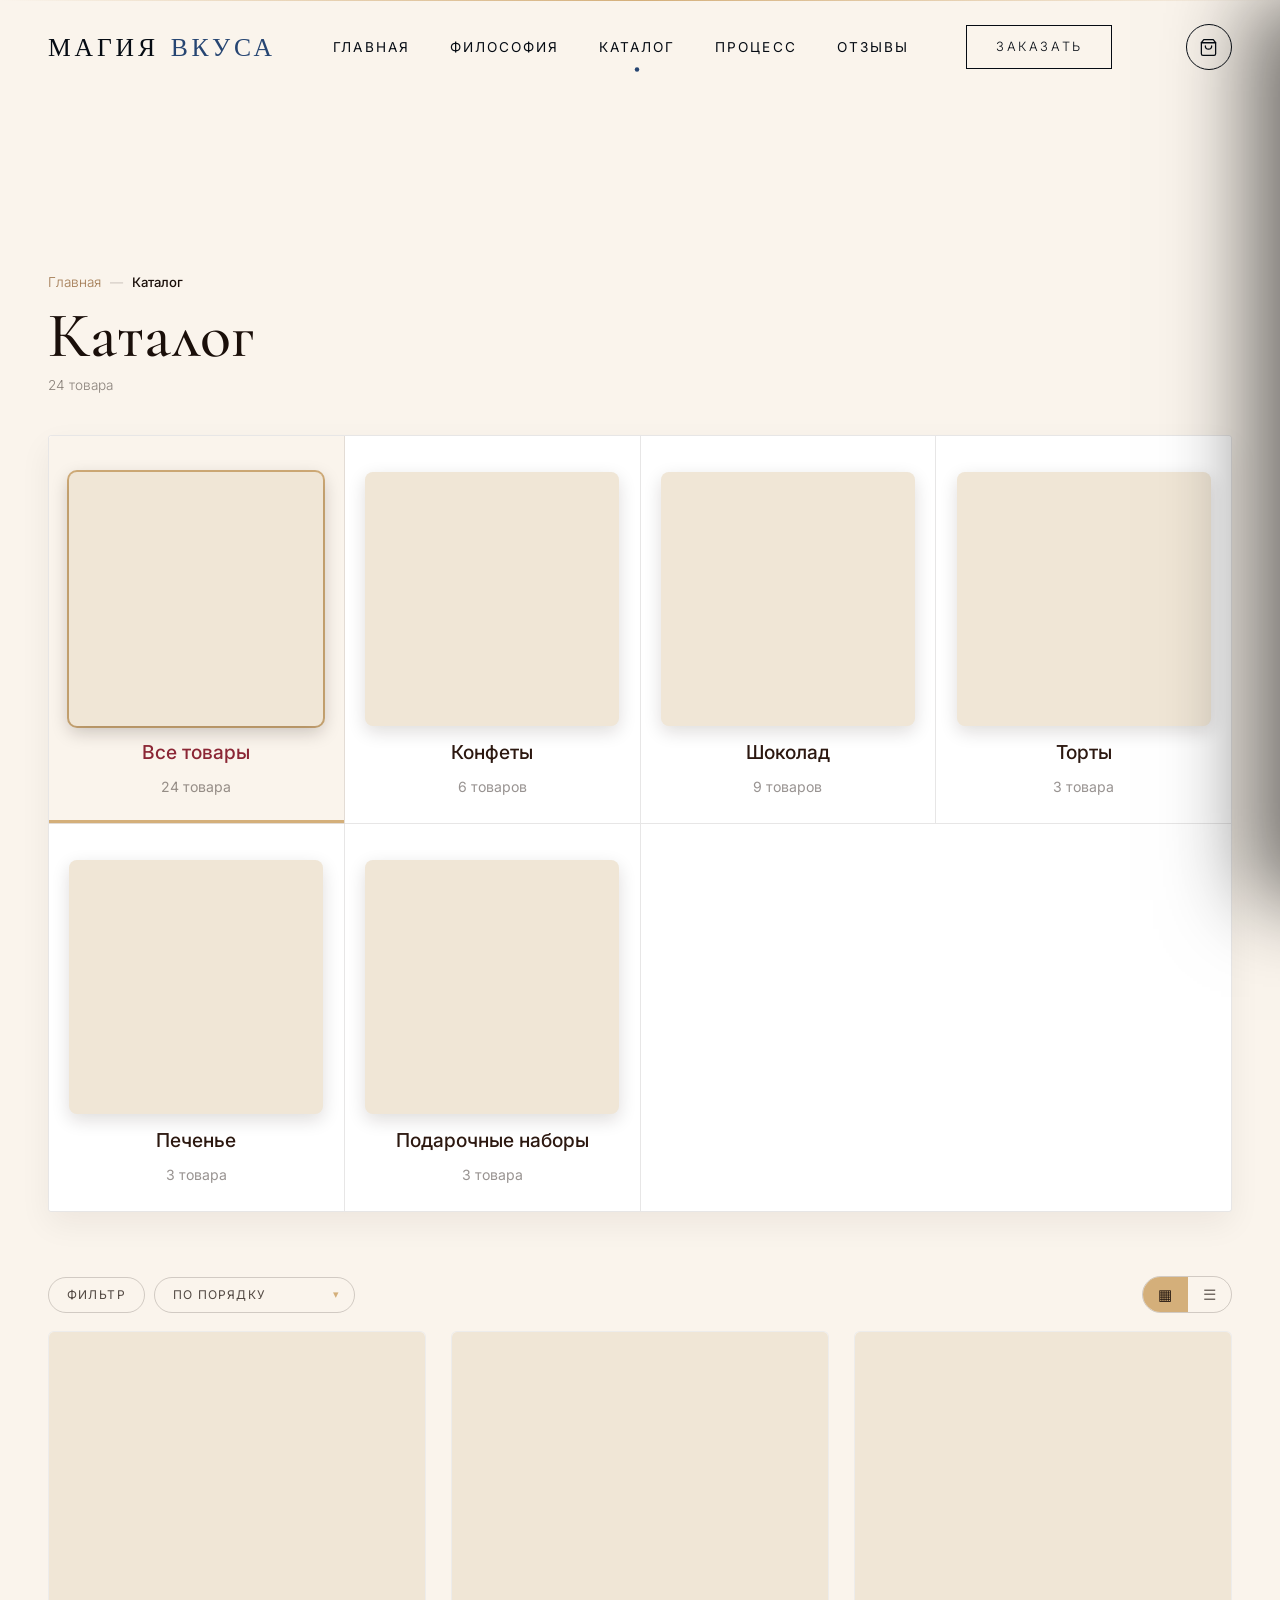
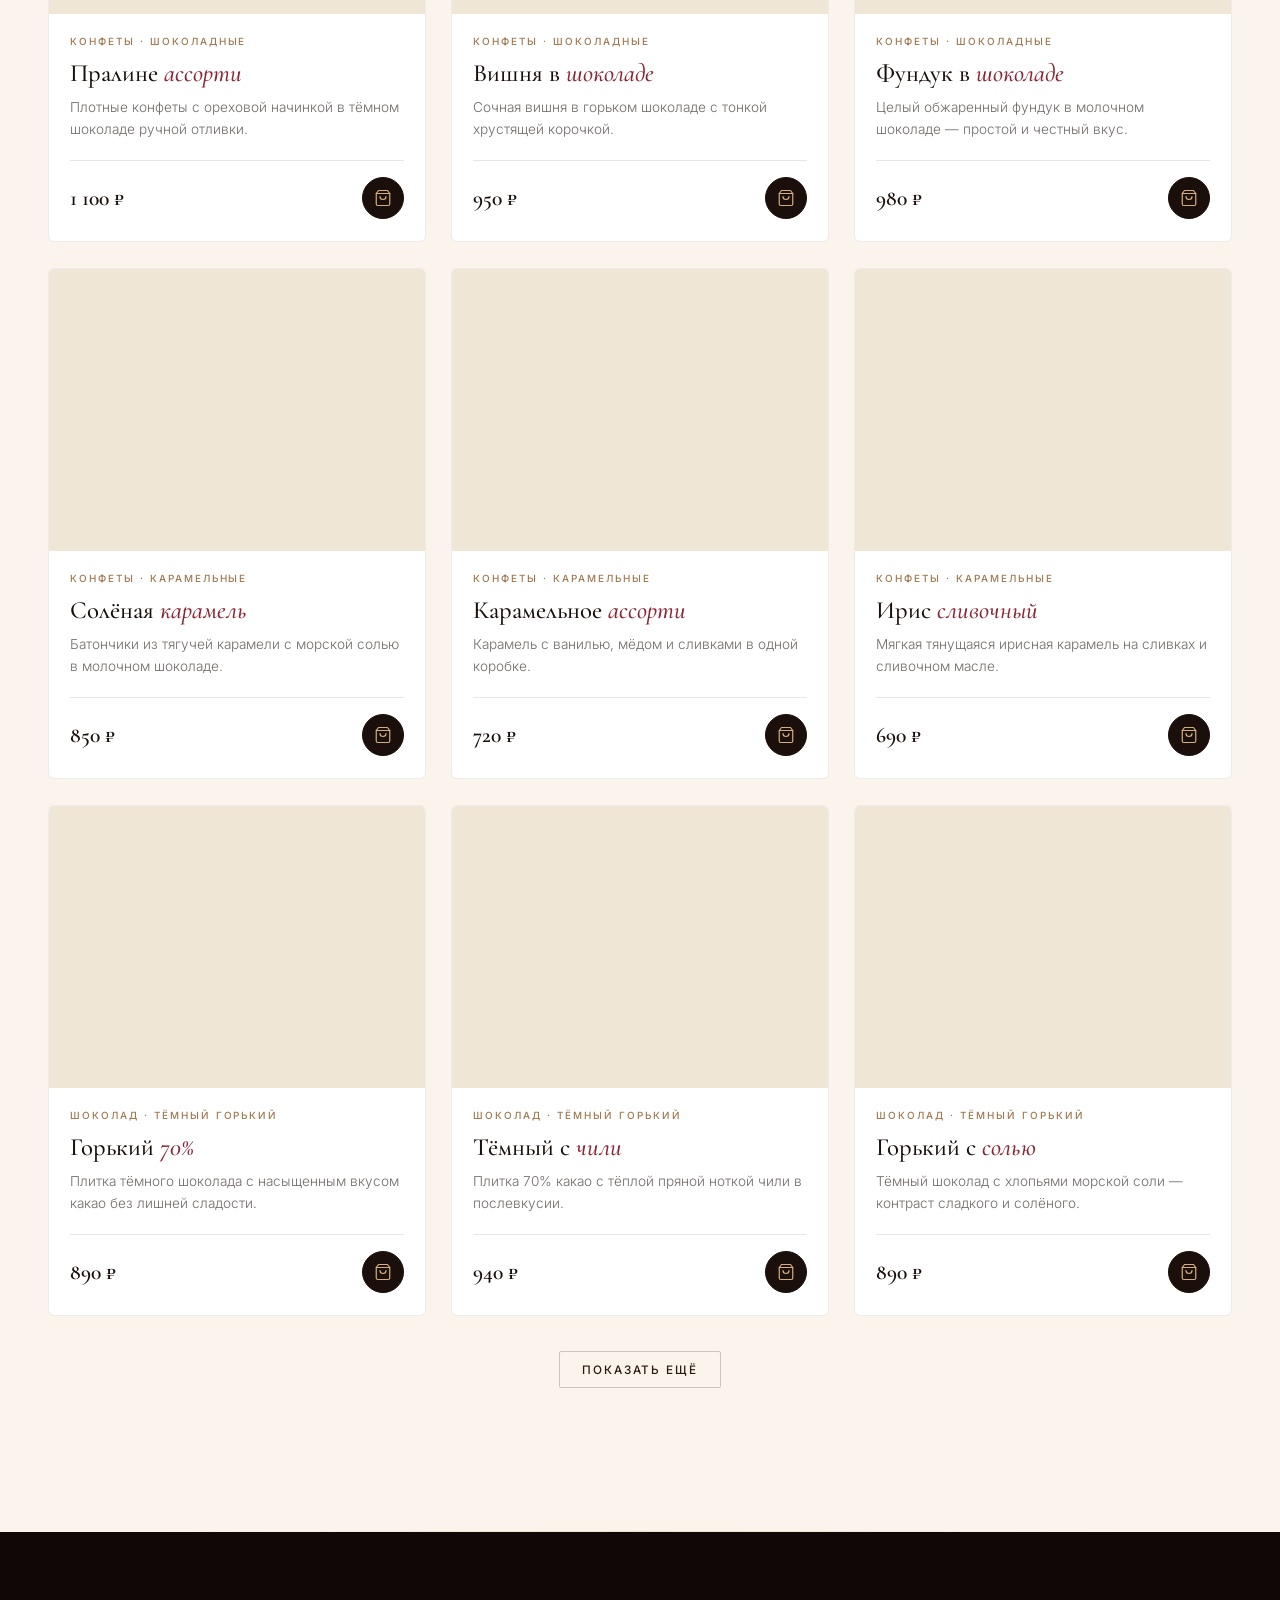
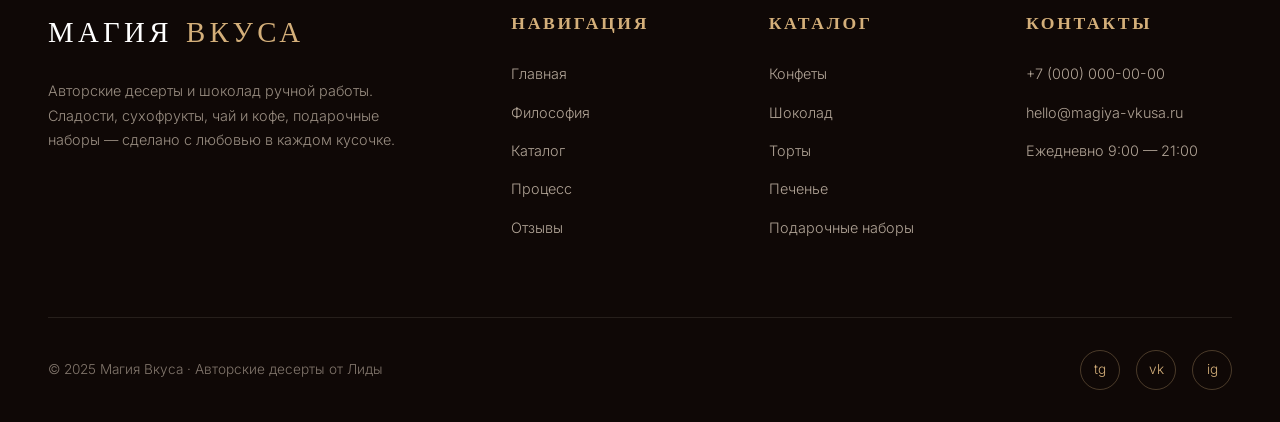
<file: catalog.html>
<!DOCTYPE html>
<html lang="ru">
<head>
    <meta charset="UTF-8">
    <meta name="viewport" content="width=device-width, initial-scale=1.0, maximum-scale=5.0">
    <meta name="theme-color" content="#1a0f0a">
    <meta name="description" content="Каталог Магии Вкуса: конфеты, шоколад ручной работы, торты, печенье и подарочные наборы. Доставка и самовывоз.">
    <title>Каталог — Магия Вкуса</title>
    <link rel="preconnect" href="https://fonts.googleapis.com">
    <link rel="preconnect" href="https://fonts.gstatic.com" crossorigin>
    <link href="https://fonts.googleapis.com/css2?family=Cormorant+Garamond:ital,wght@0,300;0,400;0,500;0,600;0,700;1,300;1,400&family=Inter:wght@300;400;500;600;700&family=Italiana&display=swap" rel="stylesheet">
    <style>
/* Магия Вкуса — общие стили сайта */
        :root {
            --chocolate: #1a0f0a;
            --chocolate-soft: #2c1810;
            --chocolate-light: #3d2817;
            --caramel: #c9986a;
            --caramel-light: #e8c9a3;
            --caramel-dark: #a07850;
            --berry: #8b2635;
            --berry-deep: #5c1a24;
            --berry-light: #a83244;
            --cream: #faf4ec;
            --cream-dark: #f0e6d6;
            --vanilla: #f5e6d3;
            --gold: #d4af7a;
            --gold-light: #e8c9a3;
            --gold-dark: #b89560;
            --rose: #d4a5a5;
            --pink-soft: #e8b4bc;
            --pink-dark: #c99ca5;
            --white: #ffffff;
            --shadow-sm: 0 2px 8px rgba(26, 15, 10, 0.08);
            --shadow-md: 0 8px 24px rgba(26, 15, 10, 0.12);
            --shadow-lg: 0 20px 60px rgba(26, 15, 10, 0.18);
            --shadow-xl: 0 40px 80px rgba(26, 15, 10, 0.25);
            --transition-fast: 0.2s cubic-bezier(0.4, 0, 0.2, 1);
            --transition-base: 0.3s cubic-bezier(0.4, 0, 0.2, 1);
            --transition-slow: 0.5s cubic-bezier(0.4, 0, 0.2, 1);
            --transition-slower: 0.8s cubic-bezier(0.4, 0, 0.2, 1);
        }

        * {
            margin: 0;
            padding: 0;
            box-sizing: border-box;
        }

        html {
            scroll-behavior: smooth;
            scroll-padding-top: 90px;
            font-size: 16px;
            -webkit-text-size-adjust: 100%;
        }

        body {
            font-family: 'Inter', -apple-system, BlinkMacSystemFont, sans-serif;
            color: var(--chocolate);
            background: var(--cream);
            overflow-x: hidden;
            font-weight: 300;
            line-height: 1.6;
            -webkit-font-smoothing: antialiased;
            -moz-osx-font-smoothing: grayscale;
        }

        body.no-scroll {
            overflow: hidden;
        }

        ::selection {
            background: var(--berry);
            color: var(--cream);
        }

        img {
            max-width: 100%;
            height: auto;
            display: block;
        }

        a {
            color: inherit;
            text-decoration: none;
        }

        button {
            font-family: inherit;
            cursor: pointer;
            border: none;
            background: none;
        }

        .visually-hidden {
            position: absolute;
            width: 1px;
            height: 1px;
            margin: -1px;
            padding: 0;
            overflow: hidden;
            clip: rect(0 0 0 0);
            white-space: nowrap;
            border: 0;
        }

        /* ============ LOADING SCREEN ============ */
        .loader {
            position: fixed;
            inset: 0;
            background: var(--chocolate);
            z-index: 10000;
            display: flex;
            align-items: center;
            justify-content: center;
            flex-direction: column;
            transition: opacity 0.8s ease, visibility 0.8s ease;
        }

        .loader.hidden {
            opacity: 0;
            visibility: hidden;
        }

        .loader-logo {
            font-family: 'Italiana', serif;
            font-size: clamp(2rem, 8vw, 4rem);
            color: var(--gold);
            letter-spacing: 0.2em;
            text-transform: uppercase;
            animation: loaderPulse 1.5s ease-in-out infinite;
        }

        .loader-bar {
            width: 200px;
            height: 2px;
            background: rgba(212, 175, 122, 0.2);
            margin-top: 2rem;
            position: relative;
            overflow: hidden;
            border-radius: 2px;
        }

        .loader-bar::after {
            content: '';
            position: absolute;
            left: -50%;
            top: 0;
            height: 100%;
            width: 50%;
            background: linear-gradient(90deg, transparent, var(--gold), transparent);
            animation: loaderSlide 1.5s ease-in-out infinite;
        }

        @keyframes loaderPulse {
            0%, 100% { opacity: 0.5; }
            50% { opacity: 1; }
        }

        @keyframes loaderSlide {
            0% { left: -50%; }
            100% { left: 100%; }
        }

        /* ============ SCROLL PROGRESS ============ */
        .scroll-progress {
            position: fixed;
            top: 0;
            left: 0;
            height: 3px;
            background: linear-gradient(90deg, var(--gold), var(--berry), var(--gold));
            z-index: 9999;
            transition: width 0.1s linear;
            box-shadow: 0 0 10px rgba(212, 175, 122, 0.5);
        }

        /* ============ NAVIGATION ============ */
        nav {
            position: fixed;
            top: 0;
            left: 0;
            right: 0;
            z-index: 1000;
            padding: 1.5rem 3rem;
            display: flex;
            justify-content: space-between;
            align-items: center;
            transition: all var(--transition-slow);
            mix-blend-mode: difference;
        }

        nav.scrolled {
            padding: 1rem 3rem;
            mix-blend-mode: normal;
            background: rgba(26, 15, 10, 0.95);
            backdrop-filter: blur(20px) saturate(180%);
            -webkit-backdrop-filter: blur(20px) saturate(180%);
            border-bottom: 1px solid rgba(212, 175, 122, 0.15);
            box-shadow: var(--shadow-lg);
        }

        .logo {
            font-family: 'Italiana', serif;
            font-size: clamp(1.2rem, 3vw, 1.6rem);
            color: white;
            letter-spacing: 0.15em;
            text-transform: uppercase;
            transition: transform var(--transition-base);
        }

        .logo:hover {
            transform: scale(1.05);
        }

        .logo span {
            color: var(--gold);
        }

        .nav-links {
            display: flex;
            list-style: none;
            gap: 2.5rem;
            align-items: center;
        }

        .nav-links a {
            color: white;
            font-size: 0.85rem;
            font-weight: 400;
            letter-spacing: 0.15em;
            text-transform: uppercase;
            position: relative;
            transition: color var(--transition-base);
            padding: 0.5rem 0;
        }

        .nav-links a::before {
            content: '';
            position: absolute;
            bottom: -8px;
            left: 50%;
            width: 3px;
            height: 3px;
            background: var(--gold);
            border-radius: 50%;
            transform: translateX(-50%) scale(0);
            transition: transform var(--transition-base);
        }

        .nav-links a:hover {
            color: var(--gold);
        }

        .nav-links a:hover::before {
            transform: translateX(-50%) scale(1.5);
        }

        .nav-links a.active::before {
            transform: translateX(-50%) scale(1.5);
        }

        .nav-cta {
            padding: 0.7rem 1.8rem;
            border: 1px solid white;
            color: white;
            font-size: 0.8rem;
            letter-spacing: 0.2em;
            text-transform: uppercase;
            transition: all var(--transition-base);
            background: transparent;
            position: relative;
            overflow: hidden;
        }

        .nav-cta::before {
            content: '';
            position: absolute;
            top: 0;
            left: -100%;
            width: 100%;
            height: 100%;
            background: var(--gold);
            transition: left var(--transition-base);
            z-index: -1;
        }

        .nav-cta:hover {
            color: var(--chocolate);
            border-color: var(--gold);
        }

        .nav-cta:hover::before {
            left: 0;
        }

        .burger {
            display: none;
            cursor: pointer;
            flex-direction: column;
            gap: 6px;
            padding: 10px;
            z-index: 1001;
        }

        .burger span {
            width: 28px;
            height: 2px;
            background: white;
            transition: all var(--transition-base);
            transform-origin: center;
        }

        .burger.active span:nth-child(1) {
            transform: rotate(45deg) translate(6px, 6px);
        }

        .burger.active span:nth-child(2) {
            opacity: 0;
            transform: translateX(20px);
        }

        .burger.active span:nth-child(3) {
            transform: rotate(-45deg) translate(6px, -6px);
        }

        /* Mobile Menu */
        .mobile-menu {
            position: fixed;
            top: 0;
            right: -100%;
            width: 100%;
            max-width: 400px;
            height: 100vh;
            background: var(--chocolate);
            z-index: 999;
            transition: right var(--transition-slower);
            display: flex;
            flex-direction: column;
            justify-content: center;
            padding: 4rem 3rem;
            box-shadow: -20px 0 60px rgba(0, 0, 0, 0.5);
        }

        .mobile-menu.active {
            right: 0;
        }

        .mobile-menu-overlay {
            position: fixed;
            inset: 0;
            background: rgba(0, 0, 0, 0.6);
            backdrop-filter: blur(5px);
            z-index: 998;
            opacity: 0;
            visibility: hidden;
            transition: all var(--transition-base);
        }

        .mobile-menu-overlay.active {
            opacity: 1;
            visibility: visible;
        }

        .mobile-menu-links {
            list-style: none;
            display: flex;
            flex-direction: column;
            gap: 1.5rem;
        }

        .mobile-menu-links a {
            color: white;
            font-family: 'Cormorant Garamond', serif;
            font-size: 2rem;
            font-weight: 400;
            display: block;
            padding: 0.5rem 0;
            transition: all var(--transition-base);
            position: relative;
            padding-left: 0;
        }

        .mobile-menu-links a::before {
            content: '';
            position: absolute;
            left: -20px;
            top: 50%;
            width: 0;
            height: 2px;
            background: var(--gold);
            transition: width var(--transition-base);
        }

        .mobile-menu-links a:hover {
            color: var(--gold);
            padding-left: 20px;
        }

        .mobile-menu-links a:hover::before {
            width: 15px;
        }

        .mobile-menu-social {
            margin-top: 3rem;
            display: flex;
            gap: 1rem;
        }

        .mobile-menu-social a {
            width: 50px;
            height: 50px;
            border: 1px solid rgba(212, 175, 122, 0.3);
            border-radius: 50%;
            display: flex;
            align-items: center;
            justify-content: center;
            color: var(--gold);
            transition: all var(--transition-base);
            font-size: 0.9rem;
        }

        .mobile-menu-social a:hover {
            background: var(--gold);
            color: var(--chocolate);
            transform: translateY(-3px);
        }

        /* ============================================================
           HERO — только фото «Магия вкуса», на весь экран, без обрезки
           ============================================================ */
        .hero {
            position: relative;
            height: 100vh;
            height: 100dvh;
            overflow: hidden;
            background: var(--chocolate);
        }

        /* Слой 1: размытая копия фото — заполняет края экрана,
           создаёт эффект «фото растеклось на всю страницу» */
        .hero-bg-blur {
            position: absolute;
            inset: -50px;
            width: calc(100% + 100px);
            height: calc(100% + 100px);
            object-fit: cover;
            filter: blur(34px) brightness(0.55) saturate(1.2);
            transform: scale(1.06);
            animation: blurDrift 30s ease-in-out infinite alternate;
            will-change: transform;
        }

        @keyframes blurDrift {
            from { transform: scale(1.06) translateX(0); }
            to   { transform: scale(1.12) translateX(-1.5%); }
        }

        /* Слой 2: чёткое фото — показывается ЦЕЛИКОМ, без обрезки */
        .hero-bg {
            position: absolute;
            inset: 0;
            width: 100%;
            height: 100%;
            object-fit: contain;
            object-position: center center;
            opacity: 0;
            animation: heroAppear 1.6s ease 0.2s forwards;
        }

        @keyframes heroAppear {
            from { opacity: 0; transform: scale(0.985); }
            to   { opacity: 1; transform: scale(1); }
        }

        /* Мерцающие золотые частицы */
        .hero-sparkles {
            position: absolute;
            inset: 0;
            z-index: 1;
            pointer-events: none;
        }

        .hero-sparkles i {
            position: absolute;
            left: var(--x);
            top: var(--y);
            width: var(--s);
            height: var(--s);
            background: radial-gradient(circle, #ffedc9 0%, var(--gold) 45%, transparent 72%);
            border-radius: 50%;
            opacity: 0;
            animation: heroTwinkle 5s ease-in-out infinite;
            animation-delay: var(--d);
        }

        @keyframes heroTwinkle {
            0%, 100% { opacity: 0; transform: scale(0.3); }
            50%      { opacity: 0.85; transform: scale(1); filter: brightness(1.4); }
        }

        /* Виньетка: лёгкое затемнение сверху (для меню)
           и мягкое растворение краёв — центр остаётся ярким */
        .hero-overlay {
            position: absolute;
            inset: 0;
            z-index: 2;
            pointer-events: none;
            background:
                linear-gradient(180deg,
                    rgba(26, 15, 10, 0.5) 0%,
                    rgba(26, 15, 10, 0.1) 18%,
                    rgba(26, 15, 10, 0)   32%,
                    rgba(26, 15, 10, 0)   74%,
                    rgba(26, 15, 10, 0.28) 100%),
                radial-gradient(ellipse 125% 105% at 50% 45%,
                    transparent 55%,
                    rgba(12, 6, 3, 0.55) 100%);
        }

        /* Подсказка «листайте вниз» — только линия, без слов */
        .hero-scroll-cue {
            position: absolute;
            bottom: 2rem;
            left: 50%;
            transform: translateX(-50%);
            z-index: 3;
            width: 1px;
            height: 56px;
            background: linear-gradient(to bottom, var(--gold), transparent);
            opacity: 0.55;
            animation: cueLine 2.2s ease-in-out infinite, cueFade 1.2s ease 1.6s forwards;
            transition: opacity var(--transition-base);
        }

        .hero-scroll-cue:hover {
            opacity: 1;
        }

        @keyframes cueLine {
            0%, 100% { transform: translateX(-50%) scaleY(0.35); transform-origin: top; }
            50%      { transform: translateX(-50%) scaleY(1);    transform-origin: top; }
        }

        @keyframes cueFade {
            to { opacity: 0.55; }
        }

        /* ============ PHILOSOPHY SECTION ============ */
        .philosophy {
            padding: clamp(4rem, 10vw, 10rem) clamp(1.5rem, 5vw, 3rem);
            background: var(--cream);
            position: relative;
            overflow: hidden;
        }

        .philosophy::before {
            content: '';
            position: absolute;
            top: 0;
            right: 0;
            width: 40%;
            height: 100%;
            background: linear-gradient(135deg, transparent, rgba(212, 175, 122, 0.05));
            pointer-events: none;
        }

        .philosophy-container {
            max-width: 1400px;
            margin: 0 auto;
            display: grid;
            grid-template-columns: 1fr 1fr;
            gap: clamp(2rem, 6vw, 6rem);
            align-items: center;
        }

        .philosophy-label {
            display: inline-flex;
            align-items: center;
            gap: 1rem;
            font-size: 0.75rem;
            letter-spacing: 0.3em;
            text-transform: uppercase;
            color: var(--berry);
            margin-bottom: 2rem;
            font-weight: 500;
        }

        .philosophy-label::before {
            content: '—';
            color: var(--gold);
            font-weight: 700;
        }

        .philosophy h2 {
            font-family: 'Cormorant Garamond', serif;
            font-size: clamp(2rem, 5vw, 4.5rem);
            font-weight: 300;
            line-height: 1.1;
            margin-bottom: 2.5rem;
            color: var(--chocolate);
        }

        .philosophy h2 em {
            font-style: italic;
            color: var(--berry);
            font-weight: 400;
        }

        .philosophy-text {
            font-size: clamp(0.9rem, 2vw, 1.05rem);
            line-height: 1.9;
            color: var(--chocolate-soft);
            margin-bottom: 1.5rem;
        }

        .philosophy-signature {
            margin-top: 3rem;
            display: flex;
            align-items: center;
            gap: 1.5rem;
        }

        .signature-line {
            width: 60px;
            height: 1px;
            background: linear-gradient(90deg, var(--gold), transparent);
        }

        .signature-name {
            font-family: 'Italiana', serif;
            font-size: clamp(1.3rem, 3vw, 1.8rem);
            color: var(--chocolate);
            letter-spacing: 0.1em;
        }

        .philosophy-image {
            position: relative;
            aspect-ratio: 4/5;
            max-height: 700px;
        }

        .philosophy-image-main {
            width: 100%;
            height: 100%;
            background: url('https://images.unsplash.com/photo-1587668178277-295251f900ce?w=900&q=90') center/cover;
            border-radius: 4px;
            box-shadow: var(--shadow-xl);
            transition: transform var(--transition-slower);
        }

        .philosophy-image:hover .philosophy-image-main {
            transform: scale(1.02);
        }

        .philosophy-image-accent {
            position: absolute;
            bottom: -30px;
            left: -30px;
            width: clamp(120px, 20vw, 200px);
            height: clamp(120px, 20vw, 200px);
            background: url('https://images.unsplash.com/photo-1488477181946-6428a0291777?w=400&q=90') center/cover;
            border-radius: 50%;
            border: 6px solid var(--cream);
            box-shadow: var(--shadow-lg);
            animation: float 6s ease-in-out infinite;
        }

        .philosophy-image-tag {
            position: absolute;
            top: 30px;
            right: -20px;
            background: var(--berry);
            color: var(--cream);
            padding: 1.2rem 1.8rem;
            font-family: 'Cormorant Garamond', serif;
            font-style: italic;
            font-size: clamp(0.9rem, 2vw, 1.2rem);
            transform: rotate(3deg);
            box-shadow: 0 15px 40px rgba(139, 38, 53, 0.4);
            transition: transform var(--transition-base);
        }

        .philosophy-image-tag:hover {
            transform: rotate(0deg) scale(1.05);
        }

        @keyframes float {
            0%, 100% { transform: translateY(0) rotate(0deg); }
            50% { transform: translateY(-20px) rotate(10deg); }
        }

        .philosophy-stats {
            display: grid;
            grid-template-columns: repeat(3, 1fr);
            gap: clamp(1rem, 3vw, 2rem);
            margin-top: 4rem;
            padding-top: 4rem;
            border-top: 1px solid rgba(26, 15, 10, 0.1);
        }

        .stat-item {
            text-align: center;
        }

        .stat-item .stat-number {
            font-family: 'Cormorant Garamond', serif;
            font-size: clamp(2rem, 5vw, 3.5rem);
            font-weight: 400;
            color: var(--berry);
            line-height: 1;
            transition: color var(--transition-base);
        }

        .stat-item:hover .stat-number {
            color: var(--gold);
        }

        .stat-item .stat-label {
            margin-top: 0.5rem;
            font-size: clamp(0.65rem, 1.5vw, 0.8rem);
            letter-spacing: 0.15em;
            text-transform: uppercase;
            color: var(--chocolate-soft);
        }

        /* ============ SIGNATURE COLLECTION ============ */
        .collection {
            padding: clamp(4rem, 10vw, 8rem) clamp(1.5rem, 5vw, 3rem);
            background: var(--chocolate);
            color: var(--cream);
            position: relative;
            overflow: hidden;
        }

        .collection::before {
            content: '';
            position: absolute;
            top: 0;
            left: 0;
            right: 0;
            height: 1px;
            background: linear-gradient(90deg, transparent, var(--gold), transparent);
        }

        .collection::after {
            content: '';
            position: absolute;
            bottom: 0;
            left: 50%;
            transform: translateX(-50%);
            width: 80%;
            height: 1px;
            background: linear-gradient(90deg, transparent, rgba(212, 175, 122, 0.3), transparent);
        }

        .collection-header {
            max-width: 1400px;
            margin: 0 auto clamp(3rem, 6vw, 5rem);
            text-align: center;
        }

        .collection-label {
            font-size: 0.75rem;
            letter-spacing: 0.3em;
            text-transform: uppercase;
            color: var(--gold);
            margin-bottom: 1.5rem;
            font-weight: 500;
        }

        .collection-header h2 {
            font-family: 'Cormorant Garamond', serif;
            font-size: clamp(2rem, 6vw, 5rem);
            font-weight: 300;
            line-height: 1;
            margin-bottom: 1.5rem;
        }

        .collection-header h2 em {
            font-style: italic;
            color: var(--pink-soft);
            font-weight: 400;
        }

        .collection-subtitle {
            max-width: 600px;
            margin: 0 auto;
            color: rgba(245, 230, 211, 0.7);
            font-size: clamp(0.9rem, 2vw, 1.05rem);
            line-height: 1.7;
        }

        /* ============ CATALOG BOARD — разделы и подразделы ============ */
        .catalog-board {
            max-width: 1400px;
            margin: 0 auto clamp(2.5rem, 5vw, 4rem);
            background: var(--cream);
            border: 1px solid rgba(212, 175, 122, 0.3);
            border-radius: 4px;
            overflow: hidden;
            box-shadow: var(--shadow-lg);
        }

        .catalog-board-head {
            display: flex;
            align-items: center;
            justify-content: space-between;
            flex-wrap: wrap;
            gap: 0.8rem;
            padding: 1rem clamp(1rem, 3vw, 1.7rem);
            background: var(--cream-dark);
            border-bottom: 1px solid rgba(212, 175, 122, 0.3);
        }

        .catalog-crumbs {
            display: flex;
            align-items: center;
            flex-wrap: wrap;
            gap: 0.55rem;
            font-size: 0.82rem;
        }

        .catalog-crumbs button {
            font-size: 0.82rem;
            color: var(--caramel-dark);
            transition: color var(--transition-base);
        }

        .catalog-crumbs button:hover {
            color: var(--berry);
        }

        .catalog-crumbs .crumb-sep {
            color: rgba(26, 15, 10, 0.25);
        }

        .catalog-crumbs .crumb-current {
            color: var(--chocolate);
            font-weight: 500;
        }

        .catalog-board-hint {
            font-size: 0.68rem;
            letter-spacing: 0.16em;
            text-transform: uppercase;
            color: rgba(26, 15, 10, 0.38);
        }

        /* Тонкие линии рисуем бортиками самих плиток: если ряд неполный,
           пустое место остаётся фоном панели, а не тёмной заливкой.
           Отрицательные отступы прячут внешние линии под рамку панели */
        .catalog-tiles {
            display: grid;
            grid-template-columns: repeat(var(--cols, 6), minmax(0, 1fr));
            background: var(--cream);
            margin: 0 -1px -1px 0;
        }

        .catalog-tile {
            display: flex;
            flex-direction: column;
            align-items: center;
            gap: clamp(0.6rem, 1.1vw, 0.9rem);
            padding: clamp(1.4rem, 2.8vw, 2.4rem) clamp(0.8rem, 1.6vw, 1.4rem) clamp(1.1rem, 2.2vw, 1.9rem);
            background: var(--cream);
            border-right: 1px solid rgba(212, 175, 122, 0.32);
            border-bottom: 1px solid rgba(212, 175, 122, 0.32);
            text-align: center;
            transition: background var(--transition-base);
        }

        .catalog-tile:hover {
            background: var(--white);
        }

        .catalog-tile-img {
            width: 100%;
            max-width: 300px;
            aspect-ratio: 1;
            border-radius: 8px;
            background-color: var(--cream-dark);
            background-size: cover;
            background-position: center;
            box-shadow: 0 6px 18px rgba(26, 15, 10, 0.14);
            transition: transform var(--transition-base);
        }

        .catalog-tile:hover .catalog-tile-img {
            transform: translateY(-3px);
        }

        .catalog-tile-name {
            font-size: clamp(0.95rem, 1.5vw, 1.2rem);
            font-weight: 500;
            line-height: 1.25;
            color: var(--chocolate-soft);
            transition: color var(--transition-base);
        }

        .catalog-tile-count {
            font-size: clamp(0.76rem, 1.1vw, 0.88rem);
            color: rgba(26, 15, 10, 0.45);
        }

        .catalog-tile.is-active {
            background: var(--white);
            box-shadow: inset 0 -3px 0 0 var(--gold);
        }

        .catalog-tile.is-active .catalog-tile-name {
            color: var(--berry);
        }

        .catalog-tile.is-active .catalog-tile-img {
            box-shadow: 0 6px 18px rgba(26, 15, 10, 0.22), 0 0 0 2px var(--gold);
        }

        .catalog-board.is-switching .catalog-tiles {
            animation: tilesIn 0.35s ease both;
        }

        @keyframes tilesIn {
            from { opacity: 0; transform: translateY(-6px); }
            to { opacity: 1; transform: translateY(0); }
        }

        .collection-grid {
            max-width: 1400px;
            margin: 0 auto;
            display: grid;
            grid-template-columns: repeat(12, 1fr);
            gap: clamp(1rem, 2vw, 2rem);
        }

        /* Карточка товара: фото сверху, описание и цена — под фото */
        .dessert-card {
            position: relative;
            display: flex;
            flex-direction: column;
            overflow: hidden;
            grid-column: span 4;
            background: var(--white);
            border: 1px solid rgba(26, 15, 10, 0.08);
            border-radius: 6px;
            transition: transform var(--transition-base), box-shadow var(--transition-base);
        }

        .dessert-card:hover {
            transform: translateY(-5px);
            box-shadow: 0 20px 45px rgba(26, 15, 10, 0.16);
        }

        .dessert-card.is-hidden {
            display: none;
        }

        /* Фото задаётся inline-переменной --card-img */
        .dessert-image {
            position: relative;
            width: 100%;
            aspect-ratio: 4/3;
            flex-shrink: 0;
            background-color: var(--cream-dark);
            background-size: cover;
            background-position: center;
            background-image: var(--card-img, linear-gradient(135deg, var(--chocolate-light), var(--berry-deep)));
            transition: transform 0.7s cubic-bezier(0.4, 0, 0.2, 1);
        }

        .dessert-card:hover .dessert-image {
            transform: scale(1.04);
        }

        /* Раньше текст лежал поверх фото — теперь он под ним */
        .dessert-overlay {
            display: none;
        }

        .dessert-content {
            display: flex;
            flex-direction: column;
            flex: 1;
            padding: 1.3rem 1.3rem 1.4rem;
            color: var(--chocolate);
        }

        .dessert-category {
            font-size: 0.62rem;
            letter-spacing: 0.2em;
            text-transform: uppercase;
            color: var(--caramel-dark);
            margin-bottom: 0.55rem;
            font-weight: 500;
        }

        .dessert-name {
            font-family: 'Cormorant Garamond', serif;
            font-size: clamp(1.2rem, 2.2vw, 1.55rem);
            font-weight: 500;
            margin-bottom: 0.6rem;
            line-height: 1.15;
            color: var(--chocolate);
        }

        .dessert-name em {
            font-style: italic;
            color: var(--berry);
        }

        /* Описание видно всегда: оно под фото, а не по наведению */
        .dessert-desc {
            font-size: 0.85rem;
            line-height: 1.6;
            color: rgba(26, 15, 10, 0.62);
            margin-bottom: 1.2rem;
        }

        .dessert-meta {
            display: flex;
            justify-content: space-between;
            align-items: center;
            gap: 1rem;
            margin-top: auto;
            padding-top: 1rem;
            border-top: 1px solid rgba(26, 15, 10, 0.1);
        }

        .dessert-price {
            font-family: 'Cormorant Garamond', serif;
            font-size: clamp(1.1rem, 2vw, 1.35rem);
            color: var(--chocolate);
            font-weight: 600;
        }

        .dessert-arrow {
            width: 42px;
            height: 42px;
            padding: 0;
            border: 1px solid var(--chocolate);
            border-radius: 50%;
            background: var(--chocolate);
            display: flex;
            align-items: center;
            justify-content: center;
            color: var(--gold);
            transition: all var(--transition-base);
            flex-shrink: 0;
        }

        .dessert-arrow svg {
            width: 18px;
            height: 18px;
            display: block;
        }

        .dessert-card:hover .dessert-arrow {
            background: var(--gold);
            border-color: var(--gold);
            color: var(--chocolate);
        }

        .dessert-arrow.is-added {
            background: var(--gold);
            border-color: var(--gold);
            color: var(--chocolate);
        }

        /* ============ PROCESS SECTION ============ */
        .process {
            padding: clamp(4rem, 10vw, 10rem) clamp(1.5rem, 5vw, 3rem);
            background: var(--vanilla);
            position: relative;
            overflow: hidden;
        }

        .process::before {
            content: '';
            position: absolute;
            top: 50%;
            left: 50%;
            transform: translate(-50%, -50%);
            width: 600px;
            height: 600px;
            background: radial-gradient(circle, rgba(212, 175, 122, 0.08) 0%, transparent 70%);
            pointer-events: none;
        }

        .process-container {
            max-width: 1400px;
            margin: 0 auto;
        }

        .process-header {
            text-align: center;
            margin-bottom: clamp(3rem, 6vw, 6rem);
        }

        .process-label {
            font-size: 0.75rem;
            letter-spacing: 0.3em;
            text-transform: uppercase;
            color: var(--berry);
            margin-bottom: 1.5rem;
            font-weight: 500;
        }

        .process h2 {
            font-family: 'Cormorant Garamond', serif;
            font-size: clamp(2rem, 5vw, 4.5rem);
            font-weight: 300;
            color: var(--chocolate);
        }

        .process h2 em {
            font-style: italic;
            color: var(--berry);
        }

        .process-steps {
            display: grid;
            grid-template-columns: repeat(4, 1fr);
            gap: clamp(1rem, 2vw, 2rem);
            position: relative;
        }

        .process-steps::before {
            content: '';
            position: absolute;
            top: 35px;
            left: 12.5%;
            right: 12.5%;
            height: 1px;
            background: linear-gradient(90deg, transparent, var(--gold), var(--gold), transparent);
            z-index: 0;
        }

        .process-step {
            text-align: center;
            position: relative;
            z-index: 1;
            padding: 1rem;
        }

        .step-number {
            width: clamp(55px, 10vw, 70px);
            height: clamp(55px, 10vw, 70px);
            margin: 0 auto 2rem;
            background: var(--cream);
            border: 1px solid var(--gold);
            border-radius: 50%;
            display: flex;
            align-items: center;
            justify-content: center;
            font-family: 'Cormorant Garamond', serif;
            font-size: clamp(1.4rem, 3vw, 1.8rem);
            color: var(--berry);
            font-style: italic;
            transition: all var(--transition-base);
            position: relative;
            box-shadow: var(--shadow-sm);
        }

        .step-number::before {
            content: '';
            position: absolute;
            inset: -8px;
            border: 1px solid rgba(212, 175, 122, 0.3);
            border-radius: 50%;
            transition: all var(--transition-base);
        }

        .process-step:hover .step-number {
            background: var(--berry);
            color: var(--cream);
            transform: scale(1.1);
            box-shadow: 0 10px 30px rgba(139, 38, 53, 0.3);
        }

        .process-step:hover .step-number::before {
            inset: -12px;
            border-color: var(--berry);
        }

        .process-step h3 {
            font-family: 'Cormorant Garamond', serif;
            font-size: clamp(1.2rem, 2.5vw, 1.5rem);
            font-weight: 500;
            margin-bottom: 1rem;
            color: var(--chocolate);
        }

        .process-step p {
            font-size: clamp(0.85rem, 1.5vw, 0.95rem);
            line-height: 1.7;
            color: var(--chocolate-soft);
        }

        /* ============ MARQUEE ============ */
        .marquee {
            background: var(--berry);
            color: var(--cream);
            padding: clamp(1.5rem, 3vw, 2rem) 0;
            overflow: hidden;
            position: relative;
        }

        .marquee::before,
        .marquee::after {
            content: '';
            position: absolute;
            top: 0;
            bottom: 0;
            width: 100px;
            z-index: 2;
            pointer-events: none;
        }

        .marquee::before {
            left: 0;
            background: linear-gradient(90deg, var(--berry), transparent);
        }

        .marquee::after {
            right: 0;
            background: linear-gradient(-90deg, var(--berry), transparent);
        }

        .marquee-track {
            display: flex;
            gap: 4rem;
            animation: marqueeScroll 40s linear infinite;
            white-space: nowrap;
            will-change: transform;
        }

        .marquee-track:hover {
            animation-play-state: paused;
        }

        .marquee-item {
            font-family: 'Cormorant Garamond', serif;
            font-size: clamp(1.5rem, 4vw, 2.5rem);
            font-style: italic;
            font-weight: 300;
            display: flex;
            align-items: center;
            gap: 4rem;
            color: var(--cream);
            flex-shrink: 0;
        }

        .marquee-item span {
            color: var(--gold);
            font-size: 1.5rem;
        }

        @keyframes marqueeScroll {
            from { transform: translateX(0); }
            to { transform: translateX(-50%); }
        }

        /* ============ TESTIMONIALS ============ */
        .testimonials {
            padding: clamp(4rem, 10vw, 10rem) clamp(1.5rem, 5vw, 3rem);
            background: var(--cream);
            position: relative;
        }

        .testimonials-container {
            max-width: 1200px;
            margin: 0 auto;
        }

        .testimonials-header {
            text-align: center;
            margin-bottom: clamp(3rem, 6vw, 5rem);
        }

        .testimonials-label {
            font-size: 0.75rem;
            letter-spacing: 0.3em;
            text-transform: uppercase;
            color: var(--berry);
            margin-bottom: 1.5rem;
            font-weight: 500;
        }

        .testimonials h2 {
            font-family: 'Cormorant Garamond', serif;
            font-size: clamp(2rem, 5vw, 4rem);
            font-weight: 300;
        }

        .testimonials h2 em {
            font-style: italic;
            color: var(--berry);
        }

        .testimonials-grid {
            display: grid;
            grid-template-columns: repeat(3, 1fr);
            gap: clamp(1rem, 2vw, 2rem);
        }

        .testimonial {
            background: white;
            padding: clamp(1.5rem, 3vw, 3rem) clamp(1.2rem, 2.5vw, 2.5rem);
            position: relative;
            border: 1px solid rgba(26, 15, 10, 0.08);
            transition: all var(--transition-slow);
            border-radius: 4px;
        }

        .testimonial:hover {
            transform: translateY(-8px);
            box-shadow: var(--shadow-xl);
            border-color: var(--gold);
        }

        .testimonial-quote {
            font-family: 'Italiana', serif;
            font-size: clamp(3rem, 6vw, 4rem);
            color: var(--gold);
            line-height: 0.5;
            margin-bottom: 1.5rem;
            opacity: 0.5;
        }

        .testimonial-stars {
            color: var(--gold);
            font-size: 0.85rem;
            letter-spacing: 0.2em;
            margin-bottom: 1.5rem;
        }

        .testimonial-text {
            font-family: 'Cormorant Garamond', serif;
            font-size: clamp(1rem, 2vw, 1.15rem);
            font-style: italic;
            line-height: 1.7;
            color: var(--chocolate-soft);
            margin-bottom: 2rem;
        }

        .testimonial-author {
            display: flex;
            align-items: center;
            gap: 1rem;
            padding-top: 1.5rem;
            border-top: 1px solid rgba(26, 15, 10, 0.1);
        }

        .author-avatar {
            width: 50px;
            height: 50px;
            border-radius: 50%;
            background: linear-gradient(135deg, var(--berry), var(--gold));
            display: flex;
            align-items: center;
            justify-content: center;
            color: white;
            font-family: 'Cormorant Garamond', serif;
            font-size: 1.3rem;
            font-style: italic;
            flex-shrink: 0;
        }

        .author-name {
            font-weight: 500;
            color: var(--chocolate);
            font-size: 0.95rem;
        }

        .author-role {
            font-size: 0.75rem;
            color: var(--chocolate-soft);
            margin-top: 0.2rem;
            letter-spacing: 0.1em;
            text-transform: uppercase;
        }

        /* ============ INSTAGRAM GALLERY ============ */
        .gallery {
            padding: clamp(4rem, 8vw, 8rem) 0 0;
            background: var(--cream);
            text-align: center;
        }

        .gallery-header {
            max-width: 700px;
            margin: 0 auto clamp(2rem, 4vw, 4rem);
            padding: 0 clamp(1.5rem, 5vw, 3rem);
        }

        .gallery-label {
            font-size: 0.75rem;
            letter-spacing: 0.3em;
            text-transform: uppercase;
            color: var(--berry);
            margin-bottom: 1.5rem;
            font-weight: 500;
        }

        .gallery h2 {
            font-family: 'Cormorant Garamond', serif;
            font-size: clamp(2rem, 5vw, 4rem);
            font-weight: 300;
            margin-bottom: 1rem;
        }

        .gallery h2 em {
            font-style: italic;
            color: var(--berry);
        }

        .gallery-handle {
            font-size: clamp(0.85rem, 2vw, 1rem);
            color: var(--chocolate-soft);
        }

        .gallery-handle a {
            color: var(--berry);
            font-weight: 500;
            border-bottom: 1px solid var(--berry);
            transition: all var(--transition-base);
            padding-bottom: 2px;
        }

        .gallery-handle a:hover {
            color: var(--gold);
            border-color: var(--gold);
        }

        .gallery-grid {
            display: grid;
            grid-template-columns: repeat(6, 1fr);
            gap: 4px;
        }

        .gallery-item {
            aspect-ratio: 1;
            overflow: hidden;
            position: relative;
            cursor: pointer;
        }

        .gallery-item img {
            width: 100%;
            height: 100%;
            object-fit: cover;
            transition: transform 0.8s cubic-bezier(0.4, 0, 0.2, 1);
        }

        .gallery-item:hover img {
            transform: scale(1.15);
        }

        .gallery-item::after {
            content: '';
            position: absolute;
            inset: 0;
            background: linear-gradient(135deg, rgba(139, 38, 53, 0.8), rgba(212, 175, 122, 0.8));
            opacity: 0;
            transition: opacity var(--transition-base);
        }

        .gallery-item:hover::after {
            opacity: 1;
        }

        .gallery-item::before {
            content: '→';
            position: absolute;
            top: 50%;
            left: 50%;
            transform: translate(-50%, -50%) scale(0);
            color: white;
            font-size: 2rem;
            z-index: 2;
            transition: transform var(--transition-base);
        }

        .gallery-item:hover::before {
            transform: translate(-50%, -50%) scale(1);
        }

        /* ============ CTA SECTION ============ */
        .cta {
            padding: clamp(5rem, 12vw, 10rem) clamp(1.5rem, 5vw, 3rem);
            background: var(--chocolate);
            color: var(--cream);
            position: relative;
            overflow: hidden;
            text-align: center;
        }

        .cta::before {
            content: '';
            position: absolute;
            inset: 0;
            background: url('https://images.unsplash.com/photo-1587668178277-295251f900ce?w=1920&q=90') center/cover;
            opacity: 0.12;
            filter: grayscale(0.5) blur(2px);
        }

        .cta::after {
            content: '';
            position: absolute;
            inset: 0;
            background: radial-gradient(ellipse at center, transparent 30%, rgba(26, 15, 10, 0.6) 100%);
        }

        .cta-container {
            position: relative;
            z-index: 2;
            max-width: 900px;
            margin: 0 auto;
        }

        .cta-label {
            font-size: 0.75rem;
            letter-spacing: 0.3em;
            text-transform: uppercase;
            color: var(--gold);
            margin-bottom: 2rem;
            font-weight: 500;
        }

        .cta h2 {
            font-family: 'Cormorant Garamond', serif;
            font-size: clamp(2.5rem, 7vw, 5rem);
            font-weight: 300;
            line-height: 1.1;
            margin-bottom: 2rem;
        }

        .cta h2 em {
            font-style: italic;
            color: var(--pink-soft);
        }

        .cta-text {
            font-size: clamp(0.95rem, 2.5vw, 1.1rem);
            color: rgba(245, 230, 211, 0.85);
            margin-bottom: 3rem;
            line-height: 1.7;
            max-width: 600px;
            margin-left: auto;
            margin-right: auto;
        }

        .cta-buttons {
            display: flex;
            gap: clamp(0.8rem, 2vw, 1.5rem);
            justify-content: center;
            flex-wrap: wrap;
        }

        .cta-btn {
            padding: clamp(1rem, 2.5vw, 1.3rem) clamp(1.8rem, 4vw, 3rem);
            background: linear-gradient(135deg, var(--gold) 0%, var(--gold-dark) 100%);
            color: var(--chocolate);
            font-size: clamp(0.75rem, 2vw, 0.85rem);
            font-weight: 500;
            letter-spacing: 0.2em;
            text-transform: uppercase;
            transition: all var(--transition-base);
            display: inline-flex;
            align-items: center;
            gap: 0.8rem;
            box-shadow: 0 10px 30px rgba(212, 175, 122, 0.2);
        }

        .cta-btn:hover {
            background: var(--cream);
            transform: translateY(-3px);
            box-shadow: 0 20px 50px rgba(0, 0, 0, 0.3);
        }

        .cta-btn.secondary {
            background: transparent;
            color: var(--cream);
            border: 1px solid var(--gold);
        }

        .cta-btn.secondary:hover {
            background: var(--gold);
            color: var(--chocolate);
        }

        /* ============ FOOTER ============ */
        footer {
            background: #0f0806;
            color: var(--cream);
            padding: clamp(3rem, 6vw, 5rem) clamp(1.5rem, 5vw, 3rem) 2rem;
        }

        .footer-container {
            max-width: 1400px;
            margin: 0 auto;
            display: grid;
            grid-template-columns: 2fr 1fr 1fr 1fr;
            gap: clamp(2rem, 4vw, 4rem);
            margin-bottom: 4rem;
        }

        .footer-brand .logo {
            margin-bottom: 1.5rem;
            display: block;
            font-size: 1.8rem;
        }

        .footer-brand p {
            color: rgba(245, 230, 211, 0.6);
            line-height: 1.7;
            max-width: 350px;
            font-size: 0.9rem;
        }

        .footer-column h4 {
            font-family: 'Italiana', serif;
            font-size: 1.1rem;
            letter-spacing: 0.15em;
            text-transform: uppercase;
            color: var(--gold);
            margin-bottom: 1.5rem;
        }

        .footer-column ul {
            list-style: none;
        }

        .footer-column li {
            margin-bottom: 0.8rem;
        }

        .footer-column a {
            color: rgba(245, 230, 211, 0.7);
            font-size: 0.9rem;
            transition: all var(--transition-base);
            position: relative;
            padding-left: 0;
        }

        .footer-column a::before {
            content: '→';
            position: absolute;
            left: -20px;
            opacity: 0;
            transition: all var(--transition-base);
        }

        .footer-column a:hover {
            color: var(--gold);
            padding-left: 20px;
        }

        .footer-column a:hover::before {
            left: 0;
            opacity: 1;
        }

        .footer-column .footer-plain {
            color: rgba(245, 230, 211, 0.7);
            font-size: 0.9rem;
        }

        .footer-bottom {
            max-width: 1400px;
            margin: 0 auto;
            padding-top: 2rem;
            border-top: 1px solid rgba(245, 230, 211, 0.1);
            display: flex;
            justify-content: space-between;
            align-items: center;
            flex-wrap: wrap;
            gap: 1rem;
        }

        .footer-bottom p {
            font-size: 0.85rem;
            color: rgba(245, 230, 211, 0.5);
        }

        .social-links {
            display: flex;
            gap: 1rem;
        }

        .social-links a {
            width: 40px;
            height: 40px;
            border: 1px solid rgba(212, 175, 122, 0.3);
            border-radius: 50%;
            display: flex;
            align-items: center;
            justify-content: center;
            color: var(--gold);
            transition: all var(--transition-base);
            font-size: 0.85rem;
            text-transform: lowercase;
        }

        .social-links a:hover {
            background: var(--gold);
            color: var(--chocolate);
            transform: translateY(-3px) rotate(5deg);
            box-shadow: 0 10px 20px rgba(212, 175, 122, 0.2);
        }

        /* ============ BACK TO TOP ============ */
        .back-to-top {
            position: fixed;
            bottom: 2rem;
            right: 2rem;
            width: 50px;
            height: 50px;
            background: var(--berry);
            color: white;
            border-radius: 50%;
            display: flex;
            align-items: center;
            justify-content: center;
            cursor: pointer;
            opacity: 0;
            visibility: hidden;
            transition: all var(--transition-base);
            z-index: 100;
            box-shadow: var(--shadow-lg);
            font-size: 1.2rem;
        }

        .back-to-top.visible {
            opacity: 1;
            visibility: visible;
        }

        .back-to-top:hover {
            background: var(--gold);
            color: var(--chocolate);
            transform: translateY(-5px);
        }

        /* ============ CATALOG TOOLBAR — фильтр, сортировка, вид ============ */
        .catalog-toolbar {
            max-width: 1400px;
            margin: 0 auto 1.1rem;
            display: flex;
            align-items: center;
            justify-content: space-between;
            flex-wrap: wrap;
            gap: 0.8rem;
        }

        .catalog-toolbar-left,
        .catalog-toolbar-right {
            display: flex;
            align-items: center;
            flex-wrap: wrap;
            gap: 0.6rem;
        }

        .catalog-tool {
            display: inline-flex;
            align-items: center;
            gap: 0.5rem;
            padding: 0.6rem 1.1rem;
            border: 1px solid rgba(212, 175, 122, 0.4);
            border-radius: 999px;
            background: transparent;
            color: rgba(245, 230, 211, 0.85);
            font-size: 0.75rem;
            letter-spacing: 0.12em;
            text-transform: uppercase;
            transition: all var(--transition-base);
        }

        .catalog-tool:hover {
            border-color: var(--gold);
            color: var(--gold);
        }

        .catalog-tool.is-active {
            background: var(--gold);
            border-color: var(--gold);
            color: var(--chocolate);
        }

        .catalog-tool-count {
            min-width: 18px;
            height: 18px;
            padding: 0 5px;
            border-radius: 999px;
            background: var(--gold);
            color: var(--chocolate);
            font-size: 0.66rem;
            font-weight: 600;
            display: inline-flex;
            align-items: center;
            justify-content: center;
        }

        .catalog-tool.is-active .catalog-tool-count {
            background: var(--chocolate);
            color: var(--gold);
        }

        /* атрибут hidden должен побеждать display: inline-flex выше */
        .catalog-tool-count[hidden] {
            display: none;
        }

        .catalog-select-wrap {
            position: relative;
            display: inline-flex;
            align-items: center;
        }

        .catalog-select-wrap::after {
            content: '▾';
            position: absolute;
            right: 1rem;
            font-size: 0.7rem;
            color: var(--gold);
            pointer-events: none;
        }

        .catalog-select {
            appearance: none;
            -webkit-appearance: none;
            padding: 0.6rem 2.5rem 0.6rem 1.1rem;
            border: 1px solid rgba(212, 175, 122, 0.4);
            border-radius: 999px;
            background: transparent;
            color: rgba(245, 230, 211, 0.85);
            font-family: inherit;
            font-size: 0.75rem;
            letter-spacing: 0.1em;
            text-transform: uppercase;
            cursor: pointer;
            color-scheme: dark;
        }

        .catalog-select:focus {
            outline: none;
            border-color: var(--gold);
        }

        .catalog-select option {
            background: var(--chocolate);
            color: var(--cream);
        }

        .catalog-views {
            display: inline-flex;
            border: 1px solid rgba(212, 175, 122, 0.4);
            border-radius: 999px;
            overflow: hidden;
        }

        .catalog-view {
            padding: 0.62rem 0.95rem;
            color: rgba(245, 230, 211, 0.7);
            font-size: 0.95rem;
            line-height: 1;
            transition: all var(--transition-base);
        }

        .catalog-view:hover {
            color: var(--gold);
        }

        .catalog-view.is-active {
            background: var(--gold);
            color: var(--chocolate);
        }

        /* ============ CATALOG FILTERS ============ */
        .catalog-filters {
            max-width: 1400px;
            margin: 0 auto 1.4rem;
            display: none;
            padding: 1.2rem clamp(1rem, 3vw, 1.6rem);
            background: rgba(250, 244, 236, 0.05);
            border: 1px solid rgba(212, 175, 122, 0.25);
            border-radius: 4px;
        }

        .catalog-filters.is-open {
            display: block;
        }

        .catalog-filters-row {
            display: flex;
            flex-wrap: wrap;
            gap: 1.6rem;
        }

        .catalog-filter-group {
            min-width: 210px;
        }

        .catalog-filter-title {
            display: block;
            font-size: 0.65rem;
            letter-spacing: 0.16em;
            text-transform: uppercase;
            color: rgba(212, 175, 122, 0.9);
            margin-bottom: 0.6rem;
        }

        .catalog-price {
            display: flex;
            align-items: center;
            gap: 0.5rem;
        }

        .catalog-price input {
            width: 108px;
            padding: 0.55rem 0.8rem;
            border: 1px solid rgba(212, 175, 122, 0.3);
            border-radius: 2px;
            background: rgba(250, 244, 236, 0.06);
            color: var(--cream);
            font-family: inherit;
            font-size: 0.84rem;
            color-scheme: dark;
        }

        .catalog-price input:focus {
            outline: none;
            border-color: var(--gold);
        }

        .catalog-price span {
            color: rgba(245, 230, 211, 0.5);
            font-size: 0.8rem;
        }

        .catalog-filter-actions {
            display: flex;
            flex-wrap: wrap;
            gap: 0.6rem;
            margin-top: 1.1rem;
        }

        .catalog-btn {
            padding: 0.65rem 1.4rem;
            border-radius: 2px;
            background: var(--gold);
            color: var(--chocolate);
            font-size: 0.73rem;
            font-weight: 600;
            letter-spacing: 0.16em;
            text-transform: uppercase;
            transition: all var(--transition-base);
        }

        .catalog-btn:hover {
            background: var(--gold-light);
        }

        .catalog-btn.ghost {
            background: transparent;
            border: 1px solid rgba(212, 175, 122, 0.45);
            color: var(--cream);
            font-weight: 500;
        }

        .catalog-btn.ghost:hover {
            border-color: var(--gold);
            color: var(--gold);
        }

        .catalog-nothing {
            grid-column: 1 / -1;
            text-align: center;
            padding: 3.5rem 1rem;
            color: rgba(245, 230, 211, 0.6);
            font-size: 0.95rem;
        }

        .catalog-more {
            max-width: 1400px;
            margin: 2.2rem auto 0;
            display: flex;
            justify-content: center;
        }

        .catalog-more[hidden] {
            display: none;
        }

        /* ============ ВИД СПИСКОМ ============ */
        .collection-grid.is-list {
            gap: 1rem;
        }

        .collection-grid.is-list .dessert-card {
            grid-column: span 12;
            flex-direction: row;
            align-items: stretch;
        }

        .collection-grid.is-list .dessert-image {
            width: clamp(150px, 22vw, 240px);
            aspect-ratio: 1;
        }

        .collection-grid.is-list .dessert-card:hover .dessert-image {
            transform: none;
        }

        .collection-grid.is-list .dessert-content {
            padding: 1.2rem 1.5rem;
        }

        /* ============ CART: кнопка в шапке ============ */
        .nav-cart {
            position: relative;
            width: 46px;
            height: 46px;
            flex-shrink: 0;
            margin-left: 1rem;
            border: 1px solid white;
            border-radius: 50%;
            background: transparent;
            color: white;
            display: flex;
            align-items: center;
            justify-content: center;
            transition: all var(--transition-base);
        }

        .nav-cart svg {
            width: 19px;
            height: 19px;
            display: block;
        }

        .nav-cart:hover {
            border-color: var(--gold);
            color: var(--gold);
            transform: translateY(-2px);
        }

        .nav-cart-count {
            position: absolute;
            top: -7px;
            right: -7px;
            min-width: 20px;
            height: 20px;
            padding: 0 5px;
            border-radius: 999px;
            background: var(--gold);
            color: var(--chocolate);
            font-size: 0.68rem;
            font-weight: 600;
            display: flex;
            align-items: center;
            justify-content: center;
            transform: scale(0);
            transition: transform var(--transition-base);
        }

        .nav-cart-count.is-visible {
            transform: scale(1);
        }

        .nav-cart.is-bump {
            animation: cartBump 0.45s ease;
        }

        @keyframes cartBump {
            0% { transform: scale(1); }
            45% { transform: scale(1.15); }
            100% { transform: scale(1); }
        }

        .mobile-menu-cart {
            display: block;
            width: 100%;
            text-align: left;
            padding: 0.5rem 0;
            color: white;
            font-family: 'Cormorant Garamond', serif;
            font-size: 2rem;
            font-weight: 400;
            transition: color var(--transition-base);
        }

        .mobile-menu-cart:hover {
            color: var(--gold);
        }

        .mobile-menu-cart span {
            font-family: 'Inter', sans-serif;
            font-size: 0.8rem;
            font-weight: 600;
            color: var(--chocolate);
            background: var(--gold);
            border-radius: 999px;
            padding: 0.1rem 0.55rem;
            vertical-align: middle;
        }

        /* ============ CART: панель ============ */
        .cart-overlay {
            position: fixed;
            inset: 0;
            background: rgba(0, 0, 0, 0.62);
            backdrop-filter: blur(6px);
            -webkit-backdrop-filter: blur(6px);
            z-index: 1200;
            opacity: 0;
            visibility: hidden;
            transition: opacity var(--transition-base), visibility var(--transition-base);
        }

        .cart-overlay.is-open {
            opacity: 1;
            visibility: visible;
        }

        .cart-drawer {
            position: fixed;
            top: 0;
            right: 0;
            width: 100%;
            max-width: 470px;
            height: 100%;
            z-index: 1201;
            display: flex;
            flex-direction: column;
            background: var(--chocolate);
            color: var(--cream);
            transform: translateX(100%);
            transition: transform var(--transition-slower);
            box-shadow: -30px 0 80px rgba(0, 0, 0, 0.55);
            /* тёмная тема для нативных календарей и селектов */
            color-scheme: dark;
        }

        .cart-drawer.is-open {
            transform: translateX(0);
        }

        .cart-head {
            flex-shrink: 0;
            display: flex;
            align-items: center;
            justify-content: space-between;
            gap: 1rem;
            padding: 1.5rem clamp(1.2rem, 4vw, 2rem);
            border-bottom: 1px solid rgba(212, 175, 122, 0.2);
        }

        .cart-head h2 {
            font-family: 'Cormorant Garamond', serif;
            font-size: 1.6rem;
            font-weight: 400;
            display: flex;
            align-items: center;
            gap: 0.6rem;
        }

        .cart-head h2 .cart-badge {
            font-family: 'Inter', sans-serif;
            font-size: 0.7rem;
            font-weight: 600;
            letter-spacing: 0.08em;
            color: var(--chocolate);
            background: var(--gold);
            border-radius: 999px;
            padding: 0.15rem 0.6rem;
        }

        .cart-close {
            width: 38px;
            height: 38px;
            flex-shrink: 0;
            border: 1px solid rgba(212, 175, 122, 0.35);
            border-radius: 50%;
            color: var(--cream);
            font-size: 1.25rem;
            line-height: 1;
            display: flex;
            align-items: center;
            justify-content: center;
            transition: all var(--transition-base);
        }

        .cart-close:hover {
            background: var(--gold);
            border-color: var(--gold);
            color: var(--chocolate);
        }

        .cart-steps {
            flex: 1;
            min-height: 0;
            display: flex;
        }

        .cart-step {
            flex: 1;
            min-height: 0;
            display: none;
            flex-direction: column;
        }

        .cart-step.is-active {
            display: flex;
        }

        .cart-scroll {
            flex: 1;
            min-height: 0;
            overflow-y: auto;
            overscroll-behavior: contain;
            padding: 1.3rem clamp(1.2rem, 4vw, 2rem);
        }

        .cart-foot {
            flex-shrink: 0;
            padding: 1.2rem clamp(1.2rem, 4vw, 2rem) 1.5rem;
            border-top: 1px solid rgba(212, 175, 122, 0.2);
            background: rgba(26, 15, 10, 0.6);
        }

        /* --- позиция в корзине --- */
        .cart-item {
            display: grid;
            grid-template-columns: 64px 1fr;
            gap: 0.9rem;
            padding-bottom: 1rem;
            margin-bottom: 1rem;
            border-bottom: 1px solid rgba(212, 175, 122, 0.14);
        }

        .cart-item:last-child {
            border-bottom: none;
            margin-bottom: 0;
        }

        .cart-item-img {
            width: 64px;
            height: 64px;
            border-radius: 6px;
            background-color: var(--chocolate-light);
            background-size: cover;
            background-position: center;
        }

        .cart-item-top {
            display: flex;
            align-items: flex-start;
            justify-content: space-between;
            gap: 0.6rem;
        }

        .cart-item-name {
            font-family: 'Cormorant Garamond', serif;
            font-size: 1.1rem;
            line-height: 1.2;
            margin-bottom: 0.25rem;
        }

        .cart-item-cat {
            font-size: 0.6rem;
            letter-spacing: 0.16em;
            text-transform: uppercase;
            color: rgba(212, 175, 122, 0.8);
            margin-bottom: 0.6rem;
        }

        .cart-item-remove {
            color: rgba(245, 230, 211, 0.45);
            font-size: 1.1rem;
            line-height: 1;
            padding: 0.15rem 0.3rem;
            transition: color var(--transition-base);
        }

        .cart-item-remove:hover {
            color: var(--berry-light);
        }

        .cart-item-bottom {
            display: flex;
            align-items: center;
            justify-content: space-between;
            gap: 0.8rem;
        }

        .qty {
            display: inline-flex;
            align-items: center;
            border: 1px solid rgba(212, 175, 122, 0.3);
            border-radius: 999px;
            overflow: hidden;
        }

        .qty button {
            width: 30px;
            height: 28px;
            color: var(--cream);
            font-size: 1rem;
            line-height: 1;
            transition: all var(--transition-fast);
        }

        .qty button:hover {
            background: rgba(212, 175, 122, 0.18);
            color: var(--gold);
        }

        .qty span {
            min-width: 26px;
            text-align: center;
            font-size: 0.85rem;
        }

        .cart-item-sum {
            font-size: 0.9rem;
            color: var(--gold);
        }

        /* --- итоги --- */
        .cart-row {
            display: flex;
            align-items: baseline;
            justify-content: space-between;
            gap: 1rem;
            font-size: 0.86rem;
            color: rgba(245, 230, 211, 0.72);
            padding: 0.28rem 0;
        }

        .cart-row.total {
            font-family: 'Cormorant Garamond', serif;
            font-size: 1.45rem;
            color: var(--cream);
            margin-top: 0.5rem;
            padding-top: 0.8rem;
            border-top: 1px solid rgba(212, 175, 122, 0.25);
        }

        .cart-row.total b {
            color: var(--gold);
            font-weight: 500;
        }

        .cart-note {
            font-size: 0.72rem;
            line-height: 1.5;
            color: rgba(245, 230, 211, 0.5);
            margin-top: 0.5rem;
        }

        /* --- кнопки --- */
        .cart-btn {
            width: 100%;
            padding: 0.95rem 1.4rem;
            border-radius: 2px;
            background: var(--gold);
            color: var(--chocolate);
            font-size: 0.78rem;
            font-weight: 600;
            letter-spacing: 0.2em;
            text-transform: uppercase;
            transition: all var(--transition-base);
        }

        .cart-btn:hover {
            background: var(--gold-light);
            transform: translateY(-2px);
        }

        .cart-btn.ghost {
            background: transparent;
            border: 1px solid rgba(212, 175, 122, 0.45);
            color: var(--cream);
            font-weight: 500;
        }

        .cart-btn.ghost:hover {
            border-color: var(--gold);
            color: var(--gold);
            transform: none;
        }

        .cart-btn + .cart-btn {
            margin-top: 0.6rem;
        }

        .cart-btn-row {
            display: flex;
            gap: 0.6rem;
        }

        .cart-btn-row .cart-btn + .cart-btn {
            margin-top: 0;
        }

        /* --- пустая корзина --- */
        .cart-empty {
            text-align: center;
            padding: 4rem 1rem;
            color: rgba(245, 230, 211, 0.6);
        }

        .cart-empty svg {
            width: 46px;
            height: 46px;
            margin: 0 auto 1.2rem;
            color: rgba(212, 175, 122, 0.55);
        }

        .cart-empty p {
            font-size: 0.92rem;
            margin-bottom: 1.4rem;
        }

        /* --- форма оформления --- */
        .field {
            margin-bottom: 1.05rem;
        }

        .field > label {
            display: block;
            font-size: 0.66rem;
            letter-spacing: 0.16em;
            text-transform: uppercase;
            color: rgba(212, 175, 122, 0.9);
            margin-bottom: 0.45rem;
        }

        .field input[type="text"],
        .field input[type="tel"],
        .field input[type="date"],
        .field input[type="time"],
        .field select,
        .field textarea {
            width: 100%;
            padding: 0.75rem 0.95rem;
            border: 1px solid rgba(212, 175, 122, 0.28);
            border-radius: 2px;
            background: rgba(250, 244, 236, 0.06);
            color: var(--cream);
            font-family: inherit;
            font-size: 0.9rem;
            transition: border-color var(--transition-base), background var(--transition-base);
        }

        .field textarea {
            min-height: 84px;
            resize: vertical;
        }

        .field input:focus,
        .field select:focus,
        .field textarea:focus {
            outline: none;
            border-color: var(--gold);
            background: rgba(250, 244, 236, 0.1);
        }

        .field input::placeholder,
        .field textarea::placeholder {
            color: rgba(245, 230, 211, 0.32);
        }

        .field-row {
            display: grid;
            grid-template-columns: 1fr 1fr;
            gap: 0.8rem;
        }

        .field-error {
            display: none;
            font-size: 0.72rem;
            color: var(--berry-light);
            margin-top: 0.35rem;
        }

        .field.has-error .field-error {
            display: block;
        }

        .field.has-error input,
        .field.has-error select,
        .field.has-error textarea {
            border-color: var(--berry-light);
        }

        .field-set {
            margin-bottom: 1.1rem;
        }

        .field-set > .field-set-title {
            display: block;
            font-size: 0.66rem;
            letter-spacing: 0.16em;
            text-transform: uppercase;
            color: rgba(212, 175, 122, 0.9);
            margin-bottom: 0.55rem;
        }

        .radio-group {
            display: flex;
            flex-wrap: wrap;
            gap: 0.5rem;
        }

        .radio-chip {
            display: inline-flex;
            align-items: center;
            gap: 0.45rem;
            padding: 0.55rem 1rem;
            border: 1px solid rgba(212, 175, 122, 0.3);
            border-radius: 999px;
            font-size: 0.78rem;
            color: rgba(245, 230, 211, 0.8);
            cursor: pointer;
            transition: all var(--transition-base);
        }

        .radio-chip input {
            accent-color: var(--gold);
            margin: 0;
        }

        .radio-chip.is-checked {
            border-color: var(--gold);
            color: var(--gold);
            background: rgba(212, 175, 122, 0.12);
        }

        .consent {
            display: flex;
            align-items: flex-start;
            gap: 0.6rem;
            font-size: 0.75rem;
            line-height: 1.5;
            color: rgba(245, 230, 211, 0.68);
            margin-bottom: 0.4rem;
        }

        .consent input {
            margin-top: 0.2rem;
            accent-color: var(--gold);
            flex-shrink: 0;
        }

        .addr-block {
            display: none;
        }

        .addr-block.is-active {
            display: block;
        }

        .order-summary {
            border: 1px solid rgba(212, 175, 122, 0.2);
            border-radius: 4px;
            padding: 0.9rem 1rem;
            background: rgba(250, 244, 236, 0.04);
            margin-bottom: 1.2rem;
        }

        .order-summary-line {
            display: flex;
            justify-content: space-between;
            gap: 1rem;
            font-size: 0.8rem;
            color: rgba(245, 230, 211, 0.75);
            padding: 0.18rem 0;
        }

        /* --- успех --- */
        .done-wrap {
            text-align: center;
            padding: 1.5rem 0 0.5rem;
        }

        .done-icon {
            width: 62px;
            height: 62px;
            margin: 0 auto 1.1rem;
            border: 1px solid var(--gold);
            border-radius: 50%;
            display: flex;
            align-items: center;
            justify-content: center;
            color: var(--gold);
            font-size: 1.5rem;
        }

        .done-number {
            font-family: 'Cormorant Garamond', serif;
            font-size: 1.4rem;
            color: var(--gold);
            margin-bottom: 0.5rem;
        }

        .done-text {
            font-size: 0.85rem;
            line-height: 1.6;
            color: rgba(245, 230, 211, 0.72);
            margin-bottom: 1.4rem;
        }

        .order-text {
            white-space: pre-wrap;
            word-break: break-word;
            text-align: left;
            font-family: ui-monospace, SFMono-Regular, Menlo, Consolas, monospace;
            font-size: 0.73rem;
            line-height: 1.65;
            color: rgba(245, 230, 211, 0.82);
            background: rgba(250, 244, 236, 0.05);
            border: 1px solid rgba(212, 175, 122, 0.2);
            border-radius: 4px;
            padding: 0.9rem 1rem;
            max-height: 230px;
            overflow: auto;
            margin-bottom: 1rem;
        }

        /* --- всплывающее уведомление --- */
        .cart-toasts {
            position: fixed;
            left: 50%;
            bottom: 2rem;
            transform: translateX(-50%);
            z-index: 1300;
            display: flex;
            flex-direction: column;
            align-items: center;
            gap: 0.5rem;
            pointer-events: none;
            width: max-content;
            max-width: calc(100vw - 2rem);
        }

        .cart-toast {
            display: flex;
            align-items: center;
            gap: 0.55rem;
            padding: 0.7rem 1.25rem;
            border: 1px solid rgba(212, 175, 122, 0.4);
            border-radius: 999px;
            background: rgba(26, 15, 10, 0.96);
            color: var(--cream);
            font-size: 0.82rem;
            box-shadow: var(--shadow-lg);
            animation: toastIn 0.35s ease both;
        }

        .cart-toast.is-out {
            animation: toastOut 0.3s ease both;
        }

        .cart-toast svg {
            width: 15px;
            height: 15px;
            color: var(--gold);
            flex-shrink: 0;
        }

        @keyframes toastIn {
            from { opacity: 0; transform: translateY(12px); }
            to { opacity: 1; transform: translateY(0); }
        }

        @keyframes toastOut {
            from { opacity: 1; transform: translateY(0); }
            to { opacity: 0; transform: translateY(-8px); }
        }

        /* ============ REVEAL ANIMATIONS ============ */
        .reveal {
            opacity: 0;
            transform: translateY(40px);
            transition: all 1s cubic-bezier(0.4, 0, 0.2, 1);
        }

        .reveal.visible {
            opacity: 1;
            transform: translateY(0);
        }

        .reveal-left {
            opacity: 0;
            transform: translateX(-40px);
            transition: all 1s cubic-bezier(0.4, 0, 0.2, 1);
        }

        .reveal-left.visible {
            opacity: 1;
            transform: translateX(0);
        }

        .reveal-right {
            opacity: 0;
            transform: translateX(40px);
            transition: all 1s cubic-bezier(0.4, 0, 0.2, 1);
        }

        .reveal-right.visible {
            opacity: 1;
            transform: translateX(0);
        }

        /* ============ ADAPTIVE ============ */
        @media (max-width: 1024px) {
            .philosophy-container {
                grid-template-columns: 1fr;
                gap: 3rem;
            }

            .philosophy-image {
                max-width: 520px;
                margin: 0 auto;
                width: 100%;
            }

            .process-steps {
                grid-template-columns: repeat(2, 1fr);
                row-gap: 3rem;
            }

            .process-steps::before {
                display: none;
            }

            .testimonials-grid {
                grid-template-columns: repeat(2, 1fr);
            }

            .footer-container {
                grid-template-columns: 1fr 1fr;
            }
        }

        @media (max-width: 900px) {
            nav {
                padding: 1.2rem 1.5rem;
            }

            nav.scrolled {
                padding: 1rem 1.5rem;
            }

            .nav-links,
            .nav-cta {
                display: none;
            }

            .burger {
                display: flex;
            }

            .dessert-card {
                grid-column: span 6;
            }

            /* Плитки каталога: три колонки на планшете */
            .catalog-tiles {
                grid-template-columns: repeat(3, minmax(0, 1fr));
            }

            .catalog-board-head {
                padding: 0.9rem 1rem;
            }

            .gallery-grid {
                grid-template-columns: repeat(3, 1fr);
            }

            .hero-bg-blur {
                filter: blur(26px) brightness(0.55) saturate(1.2);
            }
        }

        /* На телефонах фото чуть меньше по высоте,
           чтобы ничего не мешало его обзору */
        @media (max-width: 680px) {
            .testimonials-grid {
                grid-template-columns: 1fr;
            }

            .dessert-card {
                grid-column: span 12;
            }

            .hero-scroll-cue {
                display: none;
            }

            .hero-bg-blur {
                filter: blur(20px) brightness(0.55) saturate(1.2);
            }
        }

        @media (max-width: 560px) {
            .process-steps {
                grid-template-columns: 1fr;
            }

            .catalog-tiles {
                grid-template-columns: repeat(2, minmax(0, 1fr));
            }

            .catalog-tile {
                padding: 1.1rem 0.6rem 1rem;
                gap: 0.55rem;
            }

            .catalog-crumbs,
            .catalog-crumbs button {
                font-size: 0.76rem;
            }

            .footer-container {
                grid-template-columns: 1fr;
            }

            .gallery-grid {
                grid-template-columns: repeat(2, 1fr);
            }

            .philosophy-image-accent {
                left: -10px;
                bottom: -20px;
            }

            .philosophy-image-tag {
                right: 0;
            }
        }

        @media (max-width: 560px) {
            .cart-drawer {
                max-width: 100%;
            }

            .cart-head h2 {
                font-size: 1.35rem;
            }

            .field-row {
                grid-template-columns: 1fr;
                gap: 0;
            }

            .nav-cart {
                width: 42px;
                height: 42px;
                margin-left: 0.6rem;
            }

            .nav-cart svg {
                width: 17px;
                height: 17px;
            }
        }

        @media (prefers-reduced-motion: reduce) {
            .hero-bg-blur,
            .hero-bg,
            .hero-scroll-cue,
            .hero-sparkles i,
            .loader-logo,
            .loader-bar::after,
            .philosophy-image-accent,
            .marquee-track {
                animation: none !important;
            }

            .hero-bg {
                opacity: 1 !important;
            }

            .hero-scroll-cue {
                opacity: 0.55;
            }

            .reveal, .reveal-left, .reveal-right {
                opacity: 1 !important;
                transform: none !important;
                transition: none !important;
            }
        }
    

        /* ============ СТРАНИЦА КАТАЛОГА — светлая, как в референсе ============ */
        .collection-page {
            background: var(--cream);
        }

        .catalog-page-head {
            max-width: 1400px;
            margin: 0 auto clamp(1.6rem, 3vw, 2.4rem);
            padding-top: clamp(7rem, 12vw, 9rem);
        }

        .catalog-page-head .catalog-crumbs {
            margin-bottom: 0.4rem;
        }

        .catalog-page-title {
            font-family: 'Cormorant Garamond', serif;
            font-size: clamp(2.4rem, 6vw, 4rem);
            font-weight: 500;
            line-height: 1.05;
            color: var(--chocolate);
            margin: 0.5rem 0 0.4rem;
        }

        .catalog-page-count {
            font-size: 0.85rem;
            color: rgba(26, 15, 10, 0.5);
        }

        .catalog-crumbs a {
            font-size: 0.85rem;
            color: var(--caramel-dark);
            text-decoration: none;
            transition: color var(--transition-base);
        }

        .catalog-crumbs a:hover {
            color: var(--berry);
        }

        a.catalog-tile {
            text-decoration: none;
            color: inherit;
        }

        /* панель, фильтры, кнопки — на светлом фоне */
        .collection-page .catalog-board {
            background: var(--white);
            border-color: rgba(26, 15, 10, 0.1);
            box-shadow: 0 12px 32px rgba(26, 15, 10, 0.06);
        }

        .collection-page .catalog-tiles {
            background: var(--white);
        }

        .collection-page .catalog-tile {
            background: var(--white);
            border-color: rgba(26, 15, 10, 0.1);
        }

        .collection-page .catalog-tile:hover,
        .collection-page .catalog-tile.is-active {
            background: var(--cream);
        }

        .collection-page .catalog-tool {
            border-color: rgba(26, 15, 10, 0.18);
            color: rgba(26, 15, 10, 0.75);
        }

        .collection-page .catalog-tool:hover {
            border-color: var(--gold);
            color: var(--caramel-dark);
        }

        .collection-page .catalog-tool.is-active {
            background: var(--gold);
            border-color: var(--gold);
            color: var(--chocolate);
        }

        .collection-page .catalog-select {
            border-color: rgba(26, 15, 10, 0.18);
            color: rgba(26, 15, 10, 0.75);
            color-scheme: light;
        }

        .collection-page .catalog-select:focus {
            border-color: var(--gold);
        }

        .collection-page .catalog-select option {
            background: var(--white);
            color: var(--chocolate);
        }

        .collection-page .catalog-views {
            border-color: rgba(26, 15, 10, 0.18);
        }

        .collection-page .catalog-view {
            color: rgba(26, 15, 10, 0.6);
        }

        .collection-page .catalog-view.is-active {
            background: var(--gold);
            color: var(--chocolate);
        }

        .collection-page .catalog-filters {
            background: var(--white);
            border-color: rgba(26, 15, 10, 0.1);
        }

        .collection-page .catalog-filter-title {
            color: var(--caramel-dark);
        }

        .collection-page .catalog-price input {
            background: var(--white);
            border-color: rgba(26, 15, 10, 0.18);
            color: var(--chocolate);
            color-scheme: light;
        }

        .collection-page .catalog-price span {
            color: rgba(26, 15, 10, 0.4);
        }

        .collection-page .catalog-btn.ghost {
            border-color: rgba(26, 15, 10, 0.2);
            color: var(--chocolate-soft);
        }

        .collection-page .catalog-btn.ghost:hover {
            border-color: var(--gold);
            color: var(--caramel-dark);
        }

        .collection-page .catalog-nothing {
            color: rgba(26, 15, 10, 0.5);
        }

        .collection-page .catalog-more {
            margin-bottom: 1rem;
        }
    </style>
</head>
<body>

    <!-- ============ SCROLL PROGRESS ============ -->
    <div class="scroll-progress" id="scrollProgress"></div>

    <!-- ============ NAVIGATION ============ -->
    <nav id="nav">
        <a href="index.html" class="logo">Магия <span>Вкуса</span></a>
        <ul class="nav-links">
            <li><a href="index.html">Главная</a></li>
            <li><a href="index.html#philosophy">Философия</a></li>
            <li><a href="catalog.html" class="active">Каталог</a></li>
            <li><a href="index.html#process">Процесс</a></li>
            <li><a href="index.html#testimonials">Отзывы</a></li>
        </ul>
        <a href="index.html#contacts" class="nav-cta">Заказать</a>
        <button type="button" class="nav-cart" id="navCart" aria-label="Корзина">
            <svg viewBox="0 0 24 24" fill="none" stroke="currentColor" stroke-width="1.6" stroke-linecap="round" stroke-linejoin="round" aria-hidden="true"><path d="M6 2 3 6v14a2 2 0 0 0 2 2h14a2 2 0 0 0 2-2V6l-3-4z"/><path d="M3 6h18"/><path d="M16 10a4 4 0 0 1-8 0"/></svg>
            <span class="nav-cart-count" id="navCartCount" aria-hidden="true">0</span>
        </button>
        <div class="burger" id="burger" aria-label="Меню">
            <span></span>
            <span></span>
            <span></span>
        </div>
    </nav>

    <!-- ============ MOBILE MENU ============ -->
    <div class="mobile-menu" id="mobileMenu">
        <ul class="mobile-menu-links">
            <li><a href="index.html">Главная</a></li>
            <li><a href="index.html#philosophy">Философия</a></li>
            <li><a href="catalog.html">Каталог</a></li>
            <li><a href="index.html#process">Процесс</a></li>
            <li><a href="index.html#testimonials">Отзывы</a></li>
            <li><a href="index.html#contacts">Контакты</a></li>
            <li><button type="button" class="mobile-menu-cart" id="mobileCart">Корзина <span id="mobileCartCount">0</span></button></li>
        </ul>
        <div class="mobile-menu-social">
            <a href="#" aria-label="Telegram">tg</a>
            <a href="#" aria-label="VK">vk</a>
            <a href="#" aria-label="Instagram">ig</a>
        </div>
    </div>
    <div class="mobile-menu-overlay" id="mobileMenuOverlay"></div>

    <!-- ============ СТРАНИЦА КАТАЛОГА ============ -->
    <section class="collection collection-page" id="collection">
        <div class="catalog-page-head reveal">
            <div class="catalog-crumbs" id="catalogCrumbs" role="navigation" aria-label="Навигация по каталогу"></div>
            <h1 class="catalog-page-title" id="catalogTitle">Каталог</h1>
            <p class="catalog-page-count" id="catalogHint"></p>
        </div>

        <!-- Разделы и подразделы каталога: плитки со фото и количеством товаров -->
        <div class="catalog-board reveal" id="catalogBoard">
            <div class="catalog-tiles" id="catalogTiles"></div>
        </div>

        <!-- Панель каталога: фильтр, сортировка, вид -->
        <div class="catalog-toolbar reveal">
            <div class="catalog-toolbar-left">
                <button type="button" class="catalog-tool" id="filterToggle" aria-expanded="false" aria-controls="catalogFilters">
                    Фильтр <span class="catalog-tool-count" id="filterCount" hidden>0</span>
                </button>
                <div class="catalog-select-wrap">
                    <select class="catalog-select" id="sortSelect" aria-label="Сортировка">
                        <option value="default">По порядку</option>
                        <option value="price-asc">Сначала дешёвые</option>
                        <option value="price-desc">Сначала дорогие</option>
                        <option value="name-asc">По названию А–Я</option>
                        <option value="name-desc">По названию Я–А</option>
                    </select>
                </div>
            </div>
            <div class="catalog-toolbar-right">
                <div class="catalog-views" role="group" aria-label="Вид каталога">
                    <button type="button" class="catalog-view is-active" data-view="grid" aria-label="Показать плиткой" aria-pressed="true">▦</button>
                    <button type="button" class="catalog-view" data-view="list" aria-label="Показать списком" aria-pressed="false">☰</button>
                </div>
            </div>
        </div>

        <!-- Фильтры -->
        <div class="catalog-filters" id="catalogFilters">
            <div class="catalog-filters-row">
                <div class="catalog-filter-group">
                    <span class="catalog-filter-title">Цена, ₽</span>
                    <div class="catalog-price">
                        <input type="number" id="priceMin" min="0" step="10" placeholder="от" inputmode="numeric" aria-label="Цена от">
                        <span>—</span>
                        <input type="number" id="priceMax" min="0" step="10" placeholder="до" inputmode="numeric" aria-label="Цена до">
                    </div>
                </div>
            </div>
            <div class="catalog-filter-actions">
                <button type="button" class="catalog-btn" id="filterApply">Показать</button>
                <button type="button" class="catalog-btn ghost" id="filterReset">Очистить фильтр</button>
            </div>
        </div>

        <div class="collection-grid" id="catalogGrid">
            <!-- ===== Раздел: Конфеты · Подраздел: Шоколадные ===== -->
            <article class="dessert-card reveal" data-section="candy" data-subsection="candy-chocolate">
                <div class="dessert-image" style="--card-img:url('https://images.unsplash.com/photo-1548907040-4baa42d10919?w=900&q=90')"></div>
                <div class="dessert-overlay"></div>
                <div class="dessert-content">
                    <div class="dessert-category">Конфеты · Шоколадные</div>
                    <h3 class="dessert-name">Пралине <em>ассорти</em></h3>
                    <p class="dessert-desc">Плотные конфеты с ореховой начинкой в тёмном шоколаде ручной отливки.</p>
                    <div class="dessert-meta">
                        <div class="dessert-price">1 100 ₽</div>
                        <button type="button" class="dessert-arrow" data-add-to-cart aria-label="Добавить в корзину"><svg viewBox="0 0 24 24" fill="none" stroke="currentColor" stroke-width="1.6" stroke-linecap="round" stroke-linejoin="round" aria-hidden="true"><path d="M6 2 3 6v14a2 2 0 0 0 2 2h14a2 2 0 0 0 2-2V6l-3-4z"/><path d="M3 6h18"/><path d="M16 10a4 4 0 0 1-8 0"/></svg></button>
                    </div>
                </div>
            </article>

            <article class="dessert-card reveal" data-section="candy" data-subsection="candy-chocolate">
                <div class="dessert-image" style="--card-img:url('https://images.unsplash.com/photo-1606890737304-57a1ca8a5b62?w=900&q=90')"></div>
                <div class="dessert-overlay"></div>
                <div class="dessert-content">
                    <div class="dessert-category">Конфеты · Шоколадные</div>
                    <h3 class="dessert-name">Вишня в <em>шоколаде</em></h3>
                    <p class="dessert-desc">Сочная вишня в горьком шоколаде с тонкой хрустящей корочкой.</p>
                    <div class="dessert-meta">
                        <div class="dessert-price">950 ₽</div>
                        <button type="button" class="dessert-arrow" data-add-to-cart aria-label="Добавить в корзину"><svg viewBox="0 0 24 24" fill="none" stroke="currentColor" stroke-width="1.6" stroke-linecap="round" stroke-linejoin="round" aria-hidden="true"><path d="M6 2 3 6v14a2 2 0 0 0 2 2h14a2 2 0 0 0 2-2V6l-3-4z"/><path d="M3 6h18"/><path d="M16 10a4 4 0 0 1-8 0"/></svg></button>
                    </div>
                </div>
            </article>

            <article class="dessert-card reveal" data-section="candy" data-subsection="candy-chocolate">
                <div class="dessert-image" style="--card-img:url('https://images.unsplash.com/photo-1511381939415-e44015466834?w=900&q=90')"></div>
                <div class="dessert-overlay"></div>
                <div class="dessert-content">
                    <div class="dessert-category">Конфеты · Шоколадные</div>
                    <h3 class="dessert-name">Фундук в <em>шоколаде</em></h3>
                    <p class="dessert-desc">Целый обжаренный фундук в молочном шоколаде — простой и честный вкус.</p>
                    <div class="dessert-meta">
                        <div class="dessert-price">980 ₽</div>
                        <button type="button" class="dessert-arrow" data-add-to-cart aria-label="Добавить в корзину"><svg viewBox="0 0 24 24" fill="none" stroke="currentColor" stroke-width="1.6" stroke-linecap="round" stroke-linejoin="round" aria-hidden="true"><path d="M6 2 3 6v14a2 2 0 0 0 2 2h14a2 2 0 0 0 2-2V6l-3-4z"/><path d="M3 6h18"/><path d="M16 10a4 4 0 0 1-8 0"/></svg></button>
                    </div>
                </div>
            </article>

            <!-- ===== Раздел: Конфеты · Подраздел: Карамельные ===== -->
            <article class="dessert-card reveal" data-section="candy" data-subsection="candy-caramel">
                <div class="dessert-image" style="--card-img:url('https://images.unsplash.com/photo-1551024506-0bccd828d307?w=900&q=90')"></div>
                <div class="dessert-overlay"></div>
                <div class="dessert-content">
                    <div class="dessert-category">Конфеты · Карамельные</div>
                    <h3 class="dessert-name">Солёная <em>карамель</em></h3>
                    <p class="dessert-desc">Батончики из тягучей карамели с морской солью в молочном шоколаде.</p>
                    <div class="dessert-meta">
                        <div class="dessert-price">850 ₽</div>
                        <button type="button" class="dessert-arrow" data-add-to-cart aria-label="Добавить в корзину"><svg viewBox="0 0 24 24" fill="none" stroke="currentColor" stroke-width="1.6" stroke-linecap="round" stroke-linejoin="round" aria-hidden="true"><path d="M6 2 3 6v14a2 2 0 0 0 2 2h14a2 2 0 0 0 2-2V6l-3-4z"/><path d="M3 6h18"/><path d="M16 10a4 4 0 0 1-8 0"/></svg></button>
                    </div>
                </div>
            </article>

            <article class="dessert-card reveal" data-section="candy" data-subsection="candy-caramel">
                <div class="dessert-image" style="--card-img:url('https://images.unsplash.com/photo-1548907040-4baa42d10919?w=900&q=90')"></div>
                <div class="dessert-overlay"></div>
                <div class="dessert-content">
                    <div class="dessert-category">Конфеты · Карамельные</div>
                    <h3 class="dessert-name">Карамельное <em>ассорти</em></h3>
                    <p class="dessert-desc">Карамель с ванилью, мёдом и сливками в одной коробке.</p>
                    <div class="dessert-meta">
                        <div class="dessert-price">720 ₽</div>
                        <button type="button" class="dessert-arrow" data-add-to-cart aria-label="Добавить в корзину"><svg viewBox="0 0 24 24" fill="none" stroke="currentColor" stroke-width="1.6" stroke-linecap="round" stroke-linejoin="round" aria-hidden="true"><path d="M6 2 3 6v14a2 2 0 0 0 2 2h14a2 2 0 0 0 2-2V6l-3-4z"/><path d="M3 6h18"/><path d="M16 10a4 4 0 0 1-8 0"/></svg></button>
                    </div>
                </div>
            </article>

            <article class="dessert-card reveal" data-section="candy" data-subsection="candy-caramel">
                <div class="dessert-image" style="--card-img:url('https://images.unsplash.com/photo-1488477181946-6428a0291777?w=900&q=90')"></div>
                <div class="dessert-overlay"></div>
                <div class="dessert-content">
                    <div class="dessert-category">Конфеты · Карамельные</div>
                    <h3 class="dessert-name">Ирис <em>сливочный</em></h3>
                    <p class="dessert-desc">Мягкая тянущаяся ирисная карамель на сливках и сливочном масле.</p>
                    <div class="dessert-meta">
                        <div class="dessert-price">690 ₽</div>
                        <button type="button" class="dessert-arrow" data-add-to-cart aria-label="Добавить в корзину"><svg viewBox="0 0 24 24" fill="none" stroke="currentColor" stroke-width="1.6" stroke-linecap="round" stroke-linejoin="round" aria-hidden="true"><path d="M6 2 3 6v14a2 2 0 0 0 2 2h14a2 2 0 0 0 2-2V6l-3-4z"/><path d="M3 6h18"/><path d="M16 10a4 4 0 0 1-8 0"/></svg></button>
                    </div>
                </div>
            </article>

            <!-- ===== Раздел: Шоколад · Подраздел: Тёмный горький ===== -->
            <article class="dessert-card reveal" data-section="chocolate" data-subsection="chocolate-dark">
                <div class="dessert-image" style="--card-img:url('https://images.unsplash.com/photo-1511381939415-e44015466834?w=900&q=90')"></div>
                <div class="dessert-overlay"></div>
                <div class="dessert-content">
                    <div class="dessert-category">Шоколад · Тёмный горький</div>
                    <h3 class="dessert-name">Горький <em>70%</em></h3>
                    <p class="dessert-desc">Плитка тёмного шоколада с насыщенным вкусом какао без лишней сладости.</p>
                    <div class="dessert-meta">
                        <div class="dessert-price">890 ₽</div>
                        <button type="button" class="dessert-arrow" data-add-to-cart aria-label="Добавить в корзину"><svg viewBox="0 0 24 24" fill="none" stroke="currentColor" stroke-width="1.6" stroke-linecap="round" stroke-linejoin="round" aria-hidden="true"><path d="M6 2 3 6v14a2 2 0 0 0 2 2h14a2 2 0 0 0 2-2V6l-3-4z"/><path d="M3 6h18"/><path d="M16 10a4 4 0 0 1-8 0"/></svg></button>
                    </div>
                </div>
            </article>

            <article class="dessert-card reveal" data-section="chocolate" data-subsection="chocolate-dark">
                <div class="dessert-image" style="--card-img:url('https://images.unsplash.com/photo-1541783245831-57d6fb0926d3?w=900&q=90')"></div>
                <div class="dessert-overlay"></div>
                <div class="dessert-content">
                    <div class="dessert-category">Шоколад · Тёмный горький</div>
                    <h3 class="dessert-name">Тёмный с <em>чили</em></h3>
                    <p class="dessert-desc">Плитка 70% какао с тёплой пряной ноткой чили в послевкусии.</p>
                    <div class="dessert-meta">
                        <div class="dessert-price">940 ₽</div>
                        <button type="button" class="dessert-arrow" data-add-to-cart aria-label="Добавить в корзину"><svg viewBox="0 0 24 24" fill="none" stroke="currentColor" stroke-width="1.6" stroke-linecap="round" stroke-linejoin="round" aria-hidden="true"><path d="M6 2 3 6v14a2 2 0 0 0 2 2h14a2 2 0 0 0 2-2V6l-3-4z"/><path d="M3 6h18"/><path d="M16 10a4 4 0 0 1-8 0"/></svg></button>
                    </div>
                </div>
            </article>

            <article class="dessert-card reveal" data-section="chocolate" data-subsection="chocolate-dark">
                <div class="dessert-image" style="--card-img:url('https://images.unsplash.com/photo-1586985289906-406988974504?w=900&q=90')"></div>
                <div class="dessert-overlay"></div>
                <div class="dessert-content">
                    <div class="dessert-category">Шоколад · Тёмный горький</div>
                    <h3 class="dessert-name">Горький с <em>солью</em></h3>
                    <p class="dessert-desc">Тёмный шоколад с хлопьями морской соли — контраст сладкого и солёного.</p>
                    <div class="dessert-meta">
                        <div class="dessert-price">890 ₽</div>
                        <button type="button" class="dessert-arrow" data-add-to-cart aria-label="Добавить в корзину"><svg viewBox="0 0 24 24" fill="none" stroke="currentColor" stroke-width="1.6" stroke-linecap="round" stroke-linejoin="round" aria-hidden="true"><path d="M6 2 3 6v14a2 2 0 0 0 2 2h14a2 2 0 0 0 2-2V6l-3-4z"/><path d="M3 6h18"/><path d="M16 10a4 4 0 0 1-8 0"/></svg></button>
                    </div>
                </div>
            </article>

            <!-- ===== Раздел: Шоколад · Подраздел: Молочный ===== -->
            <article class="dessert-card reveal" data-section="chocolate" data-subsection="chocolate-milk">
                <div class="dessert-image" style="--card-img:url('https://images.unsplash.com/photo-1488477181946-6428a0291777?w=900&q=90')"></div>
                <div class="dessert-overlay"></div>
                <div class="dessert-content">
                    <div class="dessert-category">Шоколад · Молочный</div>
                    <h3 class="dessert-name">Молочный <em>классический</em></h3>
                    <p class="dessert-desc">Нежный молочный шоколад со сливочным вкусом и мягкой текстурой.</p>
                    <div class="dessert-meta">
                        <div class="dessert-price">790 ₽</div>
                        <button type="button" class="dessert-arrow" data-add-to-cart aria-label="Добавить в корзину"><svg viewBox="0 0 24 24" fill="none" stroke="currentColor" stroke-width="1.6" stroke-linecap="round" stroke-linejoin="round" aria-hidden="true"><path d="M6 2 3 6v14a2 2 0 0 0 2 2h14a2 2 0 0 0 2-2V6l-3-4z"/><path d="M3 6h18"/><path d="M16 10a4 4 0 0 1-8 0"/></svg></button>
                    </div>
                </div>
            </article>

            <article class="dessert-card reveal" data-section="chocolate" data-subsection="chocolate-milk">
                <div class="dessert-image" style="--card-img:url('https://images.unsplash.com/photo-1548907040-4baa42d10919?w=900&q=90')"></div>
                <div class="dessert-overlay"></div>
                <div class="dessert-content">
                    <div class="dessert-category">Шоколад · Молочный</div>
                    <h3 class="dessert-name">Молочный с <em>миндалём</em></h3>
                    <p class="dessert-desc">Молочный шоколад с обжаренным миндалём и хрустящей текстурой.</p>
                    <div class="dessert-meta">
                        <div class="dessert-price">850 ₽</div>
                        <button type="button" class="dessert-arrow" data-add-to-cart aria-label="Добавить в корзину"><svg viewBox="0 0 24 24" fill="none" stroke="currentColor" stroke-width="1.6" stroke-linecap="round" stroke-linejoin="round" aria-hidden="true"><path d="M6 2 3 6v14a2 2 0 0 0 2 2h14a2 2 0 0 0 2-2V6l-3-4z"/><path d="M3 6h18"/><path d="M16 10a4 4 0 0 1-8 0"/></svg></button>
                    </div>
                </div>
            </article>

            <article class="dessert-card reveal" data-section="chocolate" data-subsection="chocolate-milk">
                <div class="dessert-image" style="--card-img:url('https://images.unsplash.com/photo-1551024506-0bccd828d307?w=900&q=90')"></div>
                <div class="dessert-overlay"></div>
                <div class="dessert-content">
                    <div class="dessert-category">Шоколад · Молочный</div>
                    <h3 class="dessert-name">Молочный с <em>карамелью</em></h3>
                    <p class="dessert-desc">Плитка молочного шоколада с хрустящей карамельной крошкой.</p>
                    <div class="dessert-meta">
                        <div class="dessert-price">830 ₽</div>
                        <button type="button" class="dessert-arrow" data-add-to-cart aria-label="Добавить в корзину"><svg viewBox="0 0 24 24" fill="none" stroke="currentColor" stroke-width="1.6" stroke-linecap="round" stroke-linejoin="round" aria-hidden="true"><path d="M6 2 3 6v14a2 2 0 0 0 2 2h14a2 2 0 0 0 2-2V6l-3-4z"/><path d="M3 6h18"/><path d="M16 10a4 4 0 0 1-8 0"/></svg></button>
                    </div>
                </div>
            </article>

            <!-- ===== Раздел: Шоколад · Подраздел: С начинкой ===== -->
            <article class="dessert-card reveal" data-section="chocolate" data-subsection="chocolate-filled">
                <div class="dessert-image" style="--card-img:url('https://images.unsplash.com/photo-1541783245831-57d6fb0926d3?w=900&q=90')"></div>
                <div class="dessert-overlay"></div>
                <div class="dessert-content">
                    <div class="dessert-category">Шоколад · С начинкой</div>
                    <h3 class="dessert-name">Трюфельное <em>ассорти</em></h3>
                    <p class="dessert-desc">Нежные трюфели с ореховой пастой, ягодными нотами и какао высшего сорта.</p>
                    <div class="dessert-meta">
                        <div class="dessert-price">1 200 ₽</div>
                        <button type="button" class="dessert-arrow" data-add-to-cart aria-label="Добавить в корзину"><svg viewBox="0 0 24 24" fill="none" stroke="currentColor" stroke-width="1.6" stroke-linecap="round" stroke-linejoin="round" aria-hidden="true"><path d="M6 2 3 6v14a2 2 0 0 0 2 2h14a2 2 0 0 0 2-2V6l-3-4z"/><path d="M3 6h18"/><path d="M16 10a4 4 0 0 1-8 0"/></svg></button>
                    </div>
                </div>
            </article>

            <article class="dessert-card reveal" data-section="chocolate" data-subsection="chocolate-filled">
                <div class="dessert-image" style="--card-img:url('https://images.unsplash.com/photo-1548907040-4baa42d10919?w=900&q=90')"></div>
                <div class="dessert-overlay"></div>
                <div class="dessert-content">
                    <div class="dessert-category">Шоколад · С начинкой</div>
                    <h3 class="dessert-name">Пралине с <em>фундуком</em></h3>
                    <p class="dessert-desc">Тёмный шоколад с пралине из отборного фундука внутри.</p>
                    <div class="dessert-meta">
                        <div class="dessert-price">1 050 ₽</div>
                        <button type="button" class="dessert-arrow" data-add-to-cart aria-label="Добавить в корзину"><svg viewBox="0 0 24 24" fill="none" stroke="currentColor" stroke-width="1.6" stroke-linecap="round" stroke-linejoin="round" aria-hidden="true"><path d="M6 2 3 6v14a2 2 0 0 0 2 2h14a2 2 0 0 0 2-2V6l-3-4z"/><path d="M3 6h18"/><path d="M16 10a4 4 0 0 1-8 0"/></svg></button>
                    </div>
                </div>
            </article>

            <article class="dessert-card reveal" data-section="chocolate" data-subsection="chocolate-filled">
                <div class="dessert-image" style="--card-img:url('https://images.unsplash.com/photo-1606890737304-57a1ca8a5b62?w=900&q=90')"></div>
                <div class="dessert-overlay"></div>
                <div class="dessert-content">
                    <div class="dessert-category">Шоколад · С начинкой</div>
                    <h3 class="dessert-name">С вишнёвым <em>ганашем</em></h3>
                    <p class="dessert-desc">Молочный шоколад с вишнёвым ганашем и лёгкой кислинкой.</p>
                    <div class="dessert-meta">
                        <div class="dessert-price">990 ₽</div>
                        <button type="button" class="dessert-arrow" data-add-to-cart aria-label="Добавить в корзину"><svg viewBox="0 0 24 24" fill="none" stroke="currentColor" stroke-width="1.6" stroke-linecap="round" stroke-linejoin="round" aria-hidden="true"><path d="M6 2 3 6v14a2 2 0 0 0 2 2h14a2 2 0 0 0 2-2V6l-3-4z"/><path d="M3 6h18"/><path d="M16 10a4 4 0 0 1-8 0"/></svg></button>
                    </div>
                </div>
            </article>

            <!-- ===== Раздел: Торты ===== -->
            <article class="dessert-card reveal" data-section="cakes" data-subsection="">
                <div class="dessert-image" style="--card-img:url('https://images.unsplash.com/photo-1464349095431-e9a21285b5f3?w=900&q=90')"></div>
                <div class="dessert-overlay"></div>
                <div class="dessert-content">
                    <div class="dessert-category">Торты</div>
                    <h3 class="dessert-name">Клубничный <em>дамаск</em></h3>
                    <p class="dessert-desc">Воздушные коржи, свежая клубника и крем на белом шоколаде.</p>
                    <div class="dessert-meta">
                        <div class="dessert-price">2 400 ₽</div>
                        <button type="button" class="dessert-arrow" data-add-to-cart aria-label="Добавить в корзину"><svg viewBox="0 0 24 24" fill="none" stroke="currentColor" stroke-width="1.6" stroke-linecap="round" stroke-linejoin="round" aria-hidden="true"><path d="M6 2 3 6v14a2 2 0 0 0 2 2h14a2 2 0 0 0 2-2V6l-3-4z"/><path d="M3 6h18"/><path d="M16 10a4 4 0 0 1-8 0"/></svg></button>
                    </div>
                </div>
            </article>

            <article class="dessert-card reveal" data-section="cakes" data-subsection="">
                <div class="dessert-image" style="--card-img:url('https://images.unsplash.com/photo-1586985289906-406988974504?w=900&q=90')"></div>
                <div class="dessert-overlay"></div>
                <div class="dessert-content">
                    <div class="dessert-category">Торты</div>
                    <h3 class="dessert-name">Три <em>шоколада</em></h3>
                    <p class="dessert-desc">Три слоя — тёмный, молочный и белый шоколад — в одном торте.</p>
                    <div class="dessert-meta">
                        <div class="dessert-price">2 800 ₽</div>
                        <button type="button" class="dessert-arrow" data-add-to-cart aria-label="Добавить в корзину"><svg viewBox="0 0 24 24" fill="none" stroke="currentColor" stroke-width="1.6" stroke-linecap="round" stroke-linejoin="round" aria-hidden="true"><path d="M6 2 3 6v14a2 2 0 0 0 2 2h14a2 2 0 0 0 2-2V6l-3-4z"/><path d="M3 6h18"/><path d="M16 10a4 4 0 0 1-8 0"/></svg></button>
                    </div>
                </div>
            </article>

            <article class="dessert-card reveal" data-section="cakes" data-subsection="">
                <div class="dessert-image" style="--card-img:url('https://images.unsplash.com/photo-1571115177098-24ec42ed204d?w=900&q=90')"></div>
                <div class="dessert-overlay"></div>
                <div class="dessert-content">
                    <div class="dessert-category">Торты</div>
                    <h3 class="dessert-name">Медовик <em>классический</em></h3>
                    <p class="dessert-desc">Тонкие медовые коржи и нежный сметанный крем.</p>
                    <div class="dessert-meta">
                        <div class="dessert-price">2 200 ₽</div>
                        <button type="button" class="dessert-arrow" data-add-to-cart aria-label="Добавить в корзину"><svg viewBox="0 0 24 24" fill="none" stroke="currentColor" stroke-width="1.6" stroke-linecap="round" stroke-linejoin="round" aria-hidden="true"><path d="M6 2 3 6v14a2 2 0 0 0 2 2h14a2 2 0 0 0 2-2V6l-3-4z"/><path d="M3 6h18"/><path d="M16 10a4 4 0 0 1-8 0"/></svg></button>
                    </div>
                </div>
            </article>

            <!-- ===== Раздел: Печенье ===== -->
            <article class="dessert-card reveal" data-section="cookies" data-subsection="">
                <div class="dessert-image" style="--card-img:url('https://images.unsplash.com/photo-1558326567-98ae2405596b?w=900&q=90')"></div>
                <div class="dessert-overlay"></div>
                <div class="dessert-content">
                    <div class="dessert-category">Печенье</div>
                    <h3 class="dessert-name">Макаронс <em>микс</em></h3>
                    <p class="dessert-desc">Нежные миндальные пирожные с ароматными ганаши: фисташка, малина, ваниль.</p>
                    <div class="dessert-meta">
                        <div class="dessert-price">900 ₽</div>
                        <button type="button" class="dessert-arrow" data-add-to-cart aria-label="Добавить в корзину"><svg viewBox="0 0 24 24" fill="none" stroke="currentColor" stroke-width="1.6" stroke-linecap="round" stroke-linejoin="round" aria-hidden="true"><path d="M6 2 3 6v14a2 2 0 0 0 2 2h14a2 2 0 0 0 2-2V6l-3-4z"/><path d="M3 6h18"/><path d="M16 10a4 4 0 0 1-8 0"/></svg></button>
                    </div>
                </div>
            </article>

            <article class="dessert-card reveal" data-section="cookies" data-subsection="">
                <div class="dessert-image" style="--card-img:url('https://images.unsplash.com/photo-1499636136210-6f4ee915583e?w=900&q=90')"></div>
                <div class="dessert-overlay"></div>
                <div class="dessert-content">
                    <div class="dessert-category">Печенье</div>
                    <h3 class="dessert-name">Песочное с <em>орехом</em></h3>
                    <p class="dessert-desc">Рассыпчатое песочное печенье с грецким орехом.</p>
                    <div class="dessert-meta">
                        <div class="dessert-price">640 ₽</div>
                        <button type="button" class="dessert-arrow" data-add-to-cart aria-label="Добавить в корзину"><svg viewBox="0 0 24 24" fill="none" stroke="currentColor" stroke-width="1.6" stroke-linecap="round" stroke-linejoin="round" aria-hidden="true"><path d="M6 2 3 6v14a2 2 0 0 0 2 2h14a2 2 0 0 0 2-2V6l-3-4z"/><path d="M3 6h18"/><path d="M16 10a4 4 0 0 1-8 0"/></svg></button>
                    </div>
                </div>
            </article>

            <article class="dessert-card reveal" data-section="cookies" data-subsection="">
                <div class="dessert-image" style="--card-img:url('https://images.unsplash.com/photo-1587668178277-295251f900ce?w=900&q=90')"></div>
                <div class="dessert-overlay"></div>
                <div class="dessert-content">
                    <div class="dessert-category">Печенье</div>
                    <h3 class="dessert-name">Имбирные <em>пряники</em></h3>
                    <p class="dessert-desc">Пряники с имбирём и корицей ручной росписи.</p>
                    <div class="dessert-meta">
                        <div class="dessert-price">580 ₽</div>
                        <button type="button" class="dessert-arrow" data-add-to-cart aria-label="Добавить в корзину"><svg viewBox="0 0 24 24" fill="none" stroke="currentColor" stroke-width="1.6" stroke-linecap="round" stroke-linejoin="round" aria-hidden="true"><path d="M6 2 3 6v14a2 2 0 0 0 2 2h14a2 2 0 0 0 2-2V6l-3-4z"/><path d="M3 6h18"/><path d="M16 10a4 4 0 0 1-8 0"/></svg></button>
                    </div>
                </div>
            </article>

            <!-- ===== Раздел: Подарочные наборы ===== -->
            <article class="dessert-card reveal" data-section="gifts" data-subsection="">
                <div class="dessert-image" style="--card-img:url('https://images.unsplash.com/photo-1548907040-4baa42d10919?w=900&q=90')"></div>
                <div class="dessert-overlay"></div>
                <div class="dessert-content">
                    <div class="dessert-category">Подарочные наборы</div>
                    <h3 class="dessert-name">Подарочный <em>набор</em></h3>
                    <p class="dessert-desc">Ассорти из конфет, сухофруктов в шоколаде и орехов в элегантной упаковке.</p>
                    <div class="dessert-meta">
                        <div class="dessert-price">1 800 ₽</div>
                        <button type="button" class="dessert-arrow" data-add-to-cart aria-label="Добавить в корзину"><svg viewBox="0 0 24 24" fill="none" stroke="currentColor" stroke-width="1.6" stroke-linecap="round" stroke-linejoin="round" aria-hidden="true"><path d="M6 2 3 6v14a2 2 0 0 0 2 2h14a2 2 0 0 0 2-2V6l-3-4z"/><path d="M3 6h18"/><path d="M16 10a4 4 0 0 1-8 0"/></svg></button>
                    </div>
                </div>
            </article>

            <article class="dessert-card reveal" data-section="gifts" data-subsection="">
                <div class="dessert-image" style="--card-img:url('https://images.unsplash.com/photo-1488477181946-6428a0291777?w=900&q=90')"></div>
                <div class="dessert-overlay"></div>
                <div class="dessert-content">
                    <div class="dessert-category">Подарочные наборы</div>
                    <h3 class="dessert-name">Набор с <em>чаем</em></h3>
                    <p class="dessert-desc">Шоколад, сухофрукты в шоколаде и листовой чай в подарочной коробке.</p>
                    <div class="dessert-meta">
                        <div class="dessert-price">2 100 ₽</div>
                        <button type="button" class="dessert-arrow" data-add-to-cart aria-label="Добавить в корзину"><svg viewBox="0 0 24 24" fill="none" stroke="currentColor" stroke-width="1.6" stroke-linecap="round" stroke-linejoin="round" aria-hidden="true"><path d="M6 2 3 6v14a2 2 0 0 0 2 2h14a2 2 0 0 0 2-2V6l-3-4z"/><path d="M3 6h18"/><path d="M16 10a4 4 0 0 1-8 0"/></svg></button>
                    </div>
                </div>
            </article>

            <article class="dessert-card reveal" data-section="gifts" data-subsection="">
                <div class="dessert-image" style="--card-img:url('https://images.unsplash.com/photo-1606890737304-57a1ca8a5b62?w=900&q=90')"></div>
                <div class="dessert-overlay"></div>
                <div class="dessert-content">
                    <div class="dessert-category">Подарочные наборы</div>
                    <h3 class="dessert-name">Набор для <em>двоих</em></h3>
                    <p class="dessert-desc">Две плитки шоколада, трюфели и открытка в крафтовой упаковке.</p>
                    <div class="dessert-meta">
                        <div class="dessert-price">1 600 ₽</div>
                        <button type="button" class="dessert-arrow" data-add-to-cart aria-label="Добавить в корзину"><svg viewBox="0 0 24 24" fill="none" stroke="currentColor" stroke-width="1.6" stroke-linecap="round" stroke-linejoin="round" aria-hidden="true"><path d="M6 2 3 6v14a2 2 0 0 0 2 2h14a2 2 0 0 0 2-2V6l-3-4z"/><path d="M3 6h18"/><path d="M16 10a4 4 0 0 1-8 0"/></svg></button>
                    </div>
                </div>
            </article>

            <p class="catalog-nothing" id="catalogNothing" hidden>По вашему запросу ничего не нашлось. Попробуйте изменить фильтр.</p>
        </div>

        <div class="catalog-more" id="catalogMore" hidden>
            <button type="button" class="catalog-btn ghost" id="catalogMoreBtn">Показать ещё</button>
        </div>
    </section>


    <footer id="contacts">
        <div class="footer-container">
            <div class="footer-brand">
                <a href="index.html" class="logo">Магия <span>Вкуса</span></a>
                <p>
                    Авторские десерты и шоколад ручной работы.
                    Сладости, сухофрукты, чай и кофе, подарочные
                    наборы — сделано с любовью в каждом кусочке.
                </p>
            </div>

            <div class="footer-column">
                <h4>Навигация</h4>
                <ul>
                    <li><a href="index.html">Главная</a></li>
                    <li><a href="index.html#philosophy">Философия</a></li>
                    <li><a href="catalog.html">Каталог</a></li>
                    <li><a href="index.html#process">Процесс</a></li>
                    <li><a href="index.html#testimonials">Отзывы</a></li>
                </ul>
            </div>

            <div class="footer-column">
                <h4>Каталог</h4>
                <ul>
                    <li><a href="catalog.html#catalog/candy" data-catalog-section="candy">Конфеты</a></li>
                    <li><a href="catalog.html#catalog/chocolate" data-catalog-section="chocolate">Шоколад</a></li>
                    <li><a href="catalog.html#catalog/cakes" data-catalog-section="cakes">Торты</a></li>
                    <li><a href="catalog.html#catalog/cookies" data-catalog-section="cookies">Печенье</a></li>
                    <li><a href="catalog.html#catalog/gifts" data-catalog-section="gifts">Подарочные наборы</a></li>
                </ul>
            </div>

            <div class="footer-column">
                <h4>Контакты</h4>
                <ul>
                    <li><a href="tel:+70000000000">+7 (000) 000-00-00</a></li>
                    <li><a href="mailto:hello@magiya-vkusa.ru">hello@magiya-vkusa.ru</a></li>
                    <li><span class="footer-plain">Ежедневно 9:00 — 21:00</span></li>
                </ul>
            </div>
        </div>

        <div class="footer-bottom">
            <p>© 2025 Магия Вкуса · Авторские десерты от Лиды</p>
            <div class="social-links">
                <a href="#" aria-label="Telegram">tg</a>
                <a href="#" aria-label="VK">vk</a>
                <a href="#" aria-label="Instagram">ig</a>
            </div>
        </div>
    </footer>

    <!-- ============ BACK TO TOP ============ -->
    <div class="back-to-top" id="backToTop" aria-label="Наверх">↑</div>

    <!-- ============ CART ============ -->
    <div class="cart-overlay" id="cartOverlay"></div>

    <aside class="cart-drawer" id="cartDrawer" aria-hidden="true" aria-label="Корзина">
        <div class="cart-head">
            <h2>Корзина <span class="cart-badge" id="cartBadge">0</span></h2>
            <button type="button" class="cart-close" id="cartClose" aria-label="Закрыть корзину">×</button>
        </div>

        <div class="cart-steps">

            <!-- ---------- Шаг 1: товары ---------- -->
            <section class="cart-step is-active" data-step="cart">
                <div class="cart-scroll">
                    <div id="cartItems"></div>

                    <div class="cart-empty" id="cartEmpty">
                        <svg viewBox="0 0 24 24" fill="none" stroke="currentColor" stroke-width="1.3" stroke-linecap="round" stroke-linejoin="round" aria-hidden="true"><path d="M6 2 3 6v14a2 2 0 0 0 2 2h14a2 2 0 0 0 2-2V6l-3-4z"/><path d="M3 6h18"/><path d="M16 10a4 4 0 0 1-8 0"/></svg>
                        <p>В корзине пока пусто.<br>Добавьте сладости из каталога.</p>
                        <button type="button" class="cart-btn ghost" id="cartToCatalog">Перейти в каталог</button>
                    </div>
                </div>

                <div class="cart-foot" id="cartFoot">
                    <div class="cart-row"><span>Товары</span><span id="cartSubtotal">0 ₽</span></div>
                    <div class="cart-row"><span>Доставка</span><span id="cartDelivery">—</span></div>
                    <div class="cart-row total"><span>Итого</span><b id="cartTotal">0 ₽</b></div>
                    <p class="cart-note" id="cartNote"></p>
                    <button type="button" class="cart-btn" id="cartToForm" style="margin-top:1rem">Оформить заказ</button>
                </div>
            </section>

            <!-- ---------- Шаг 2: оформление ---------- -->
            <section class="cart-step" data-step="form">
                <form class="cart-scroll" id="orderForm" novalidate>

                    <div class="field-set">
                        <span class="field-set-title">Контакты</span>
                        <div class="field" data-field="name">
                            <label for="fName">Имя *</label>
                            <input type="text" id="fName" placeholder="Анна" autocomplete="given-name">
                            <span class="field-error">Как к вам обращаться?</span>
                        </div>
                        <div class="field" data-field="phone">
                            <label for="fPhone">Телефон *</label>
                            <input type="tel" id="fPhone" placeholder="+7 900 000-00-00" autocomplete="tel" inputmode="tel">
                            <span class="field-error">Введите телефон в формате +7 900 000-00-00</span>
                        </div>
                    </div>

                    <div class="field-set">
                        <span class="field-set-title">Способ получения</span>
                        <div class="radio-group" id="deliveryGroup">
                            <label class="radio-chip is-checked"><input type="radio" name="delivery" value="Доставка" checked> Доставка</label>
                            <label class="radio-chip"><input type="radio" name="delivery" value="Самовывоз"> Самовывоз</label>
                        </div>
                    </div>

                    <div class="addr-block is-active" id="addrBlock">
                        <div class="field" data-field="address">
                            <label for="fAddress">Адрес доставки *</label>
                            <input type="text" id="fAddress" placeholder="Город, улица, дом, квартира" autocomplete="street-address">
                            <span class="field-error">Заполните адрес доставки</span>
                        </div>
                    </div>

                    <div class="field-row">
                        <div class="field" data-field="date">
                            <label for="fDate">Дата *</label>
                            <input type="date" id="fDate">
                            <span class="field-error">Выберите дату</span>
                        </div>
                        <div class="field" data-field="time">
                            <label for="fTime">Время *</label>
                            <input type="time" id="fTime" value="12:00">
                            <span class="field-error">Укажите время</span>
                        </div>
                    </div>

                    <div class="field-set">
                        <span class="field-set-title">Оплата</span>
                        <div class="radio-group" id="paymentGroup">
                            <label class="radio-chip is-checked"><input type="radio" name="payment" value="Перевод по реквизитам" checked> Перевод по реквизитам</label>
                            <label class="radio-chip"><input type="radio" name="payment" value="При получении"> При получении</label>
                        </div>
                    </div>

                    <div class="field" data-field="comment">
                        <label for="fComment">Комментарий</label>
                        <textarea id="fComment" placeholder="Пожелания к заказу, надпись на коробке…"></textarea>
                    </div>

                    <div class="order-summary" id="orderSummary"></div>

                    <label class="consent" for="fConsent">
                        <input type="checkbox" id="fConsent">
                        <span>Согласен(-на) на обработку персональных данных для оформления и доставки заказа.</span>
                    </label>
                    <span class="field-error" id="consentError">Без согласия мы не сможем принять заказ</span>

                    <button type="submit" class="cart-btn" id="orderSubmit" style="margin-top:1.2rem">Подтвердить заказ</button>
                    <button type="button" class="cart-btn ghost" id="orderBack">← Назад в корзину</button>
                </form>
            </section>

            <!-- ---------- Шаг 3: заказ оформлен ---------- -->
            <section class="cart-step" data-step="done">
                <div class="cart-scroll">
                    <div class="done-wrap">
                        <div class="done-icon">✓</div>
                        <div class="done-number" id="doneNumber"></div>
                        <p class="done-text" id="doneText"></p>
                    </div>
                    <pre class="order-text" id="doneOrderText"></pre>
                    <div id="doneActions"></div>
                    <button type="button" class="cart-btn ghost" id="doneClose" style="margin-top:0.6rem">Продолжить покупки</button>
                </div>
            </section>

        </div>
    </aside>

    <div class="cart-toasts" id="cartToasts" aria-live="polite"></div>

    <!-- ============ SCRIPTS ============ -->
    <script>
/* Магия Вкуса — общий скрипт сайта: лоадер, меню, анимации, корзина и оформление заказа */
    (function () {
        'use strict';

        /* ---------- Loader ---------- */
        var loader = document.getElementById('loader');
        window.addEventListener('load', function () {
            setTimeout(function () {
                if (loader) loader.classList.add('hidden');
            }, 500);
        });
        setTimeout(function () {
            if (loader) loader.classList.add('hidden');
        }, 2500);

        /* ---------- Scroll: progress, nav, back-to-top, active link ---------- */
        var progress = document.getElementById('scrollProgress');
        var nav = document.getElementById('nav');
        var backToTop = document.getElementById('backToTop');
        var navLinks = document.querySelectorAll('.nav-links a[data-section]');
        var sections = ['home', 'philosophy', 'collection', 'process', 'testimonials'];

        function onScroll() {
            var doc = document.documentElement;
            var scrollTop = window.pageYOffset || doc.scrollTop;
            var max = doc.scrollHeight - doc.clientHeight;

            if (progress) {
                progress.style.width = (max > 0 ? (scrollTop / max) * 100 : 0) + '%';
            }

            if (nav) nav.classList.toggle('scrolled', scrollTop > 60);
            if (backToTop) backToTop.classList.toggle('visible', scrollTop > 600);

            var current = 'home';
            sections.forEach(function (id) {
                var el = document.getElementById(id);
                if (el && el.getBoundingClientRect().top <= 140) current = id;
            });
            navLinks.forEach(function (a) {
                a.classList.toggle('active', a.getAttribute('data-section') === current);
            });
        }

        window.addEventListener('scroll', onScroll, { passive: true });
        onScroll();

        /* ---------- Back to top ---------- */
        if (backToTop) {
            backToTop.addEventListener('click', function () {
                window.scrollTo({ top: 0, behavior: 'smooth' });
            });
        }

        /* ---------- Mobile menu ---------- */
        var burger = document.getElementById('burger');
        var mobileMenu = document.getElementById('mobileMenu');
        var overlay = document.getElementById('mobileMenuOverlay');

        function setMenu(open) {
            if (burger) burger.classList.toggle('active', open);
            if (mobileMenu) mobileMenu.classList.toggle('active', open);
            if (overlay) overlay.classList.toggle('active', open);
            document.body.classList.toggle('no-scroll', open);
        }

        if (burger) {
            burger.addEventListener('click', function () {
                setMenu(!mobileMenu.classList.contains('active'));
            });
        }
        if (overlay) overlay.addEventListener('click', function () { setMenu(false); });
        document.querySelectorAll('.mobile-menu-links a').forEach(function (a) {
            a.addEventListener('click', function () { setMenu(false); });
        });

        /* ---------- Reveal-анимации ---------- */
        var revealEls = document.querySelectorAll('.reveal, .reveal-left, .reveal-right');
        if ('IntersectionObserver' in window) {
            var io = new IntersectionObserver(function (entries) {
                entries.forEach(function (e) {
                    if (e.isIntersecting) {
                        e.target.classList.add('visible');
                        io.unobserve(e.target);
                    }
                });
            }, { threshold: 0.15 });
            revealEls.forEach(function (el) { io.observe(el); });
        } else {
            revealEls.forEach(function (el) { el.classList.add('visible'); });
        }

        /* ---------- Счётчики в блоке статистики ---------- */
        var counters = document.querySelectorAll('.stat-number[data-count]');
        function animateCounter(el) {
            var target = parseInt(el.getAttribute('data-count'), 10) || 0;
            var duration = 1600;
            var start = null;
            function step(ts) {
                if (!start) start = ts;
                var p = Math.min((ts - start) / duration, 1);
                var eased = 1 - Math.pow(1 - p, 3);
                el.textContent = Math.round(target * eased) + (p === 1 ? '+' : '');
                if (p < 1) requestAnimationFrame(step);
            }
            requestAnimationFrame(step);
        }
        if ('IntersectionObserver' in window && counters.length) {
            var cio = new IntersectionObserver(function (entries) {
                entries.forEach(function (e) {
                    if (e.isIntersecting) {
                        animateCounter(e.target);
                        cio.unobserve(e.target);
                    }
                });
            }, { threshold: 0.5 });
            counters.forEach(function (el) { cio.observe(el); });
        } else {
            counters.forEach(function (el) {
                el.textContent = el.getAttribute('data-count') + '+';
            });
        }


    })();

    /* ============================================================
       КОРЗИНА И ОФОРМЛЕНИЕ ЗАКАЗА
       ------------------------------------------------------------
       Куда уходит заказ, настраивается в ORDER_CONFIG ниже.

       ВАЖНО ПРО БЕЗОПАСНОСТЬ: сайт статический, поэтому любой ключ
       или токен, вписанный сюда, виден в исходнике страницы всем.
       Не храните здесь токены Telegram-ботов и пароли.
       Если нужна автоматическая отправка — укажите endpoint своего
       обработчика на сервере (PHP/Node), он и будет хранить секреты.
       Без endpoint заказ формируется и отправляется вручную:
       копированием текста или через ссылки на мессенджеры.
       ============================================================ */
    (function () {
        'use strict';

        var ORDER_CONFIG = {
            shopName: 'Магия Вкуса',
            currency: ' ₽',
            /* Стоимость доставки. 0 = «уточним при подтверждении» */
            deliveryFee: 0,
            /* Свой обработчик заказа (рекомендуемый вариант): принимает POST с JSON */
            endpoint: '',
            /* Ссылки-мессенджеры: без сервера и без секретов в коде */
            telegram: '',                 /* имя пользователя без @, напр. 'magiya_vkusa' */
            whatsapp: '',                 /* телефон цифрами, напр. '79001234567' */
            email: 'hello@magiya-vkusa.ru'
        };

        var CART_KEY = 'mv_cart_v1';
        var ORDERS_KEY = 'mv_orders_v1';

        function $(id) { return document.getElementById(id); }

        function esc(s) {
            return String(s == null ? '' : s).replace(/[&<>"']/g, function (c) {
                return { '&': '&amp;', '<': '&lt;', '>': '&gt;', '"': '&quot;', "'": '&#39;' }[c];
            });
        }

        function money(n) {
            return String(Math.round(n || 0)).replace(/\B(?=(\d{3})+(?!\d))/g, ' ') + ORDER_CONFIG.currency;
        }

        function slug(s) {
            return String(s || '').toLowerCase().replace(/[^a-zа-яё0-9]+/gi, '-').replace(/^-+|-+$/g, '');
        }

        function clean(s) {
            return String(s == null ? '' : s).replace(/\s+/g, ' ').trim();
        }

        /* ---------- Карточки каталога читаем прямо из DOM ---------- */
        var CATALOG = {};

        [].forEach.call(document.querySelectorAll('#catalogGrid .dessert-card'), function (card) {
            var nameEl = card.querySelector('.dessert-name');
            if (!nameEl) return;

            var name = clean(nameEl.textContent);
            if (!name) return;

            var priceEl = card.querySelector('.dessert-price');
            var catEl = card.querySelector('.dessert-category');
            var imgEl = card.querySelector('.dessert-image');
            var style = imgEl ? (imgEl.getAttribute('style') || '') : '';
            var match = style.match(/url\(['"]?([^'")]+)['"]?\)/);

            CATALOG[slug(name)] = {
                id: slug(name),
                name: name,
                price: priceEl ? (parseInt(priceEl.textContent.replace(/[^\d]/g, ''), 10) || 0) : 0,
                category: catEl ? clean(catEl.textContent) : '',
                img: match ? match[1] : ''
            };
        });

        /* ---------- Состояние корзины ---------- */
        var cart = readCart();

        function readCart() {
            try {
                var raw = window.localStorage.getItem(CART_KEY);
                var list = raw ? JSON.parse(raw) : [];
                if (!Array.isArray(list)) return [];
                return list.filter(function (i) { return i && i.id && i.qty > 0; });
            } catch (e) { return []; }
        }

        function writeCart() {
            try { window.localStorage.setItem(CART_KEY, JSON.stringify(cart)); } catch (e) {}
        }

        function cartCount() {
            return cart.reduce(function (n, i) { return n + i.qty; }, 0);
        }

        function cartSubtotal() {
            return cart.reduce(function (s, i) { return s + i.qty * i.price; }, 0);
        }

        function deliveryFee() {
            if (!cart.length) return 0;
            return ORDER_CONFIG.deliveryFee > 0 ? ORDER_CONFIG.deliveryFee : 0;
        }

        function addToCart(id, qty) {
            var product = CATALOG[id];
            if (!product) return;
            var existing = null;
            [].forEach.call(cart, function (i) { if (i.id === id) existing = i; });

            if (existing) {
                existing.qty += (qty || 1);
            } else {
                cart.push({
                    id: product.id,
                    name: product.name,
                    price: product.price,
                    category: product.category,
                    img: product.img,
                    qty: qty || 1
                });
            }
            writeCart();
            renderCart();
            renderBadges();
            bumpCartButton();
            toast('Добавлено: ' + product.name);
        }

        function setQty(id, delta) {
            for (var i = 0; i < cart.length; i++) {
                if (cart[i].id !== id) continue;
                cart[i].qty += delta;
                if (cart[i].qty < 1) {
                    cart.splice(i, 1);
                    toast('Удалено из корзины');
                }
                break;
            }
            writeCart();
            renderCart();
            renderBadges();
        }

        function removeItem(id) {
            cart = cart.filter(function (i) { return i.id !== id; });
            writeCart();
            renderCart();
            renderBadges();
            toast('Удалено из корзины');
        }

        /* ---------- Отрисовка корзины ---------- */
        function renderCart() {
            var wrap = $('cartItems');
            if (wrap) {
                wrap.innerHTML = cart.map(function (i) {
                    return '<div class="cart-item">' +
                        '<div class="cart-item-img" style="background-image:url(\'' + esc(i.img) + '\')"></div>' +
                        '<div>' +
                            '<div class="cart-item-top">' +
                                '<div>' +
                                    '<div class="cart-item-name">' + esc(i.name) + '</div>' +
                                    '<div class="cart-item-cat">' + esc(i.category) + '</div>' +
                                '</div>' +
                                '<button type="button" class="cart-item-remove" data-remove="' + esc(i.id) + '" aria-label="Удалить">×</button>' +
                            '</div>' +
                            '<div class="cart-item-bottom">' +
                                '<div class="qty">' +
                                    '<button type="button" data-dec="' + esc(i.id) + '" aria-label="Меньше">−</button>' +
                                    '<span>' + i.qty + '</span>' +
                                    '<button type="button" data-inc="' + esc(i.id) + '" aria-label="Больше">+</button>' +
                                '</div>' +
                                '<div class="cart-item-sum">' + money(i.qty * i.price) + '</div>' +
                            '</div>' +
                        '</div>' +
                    '</div>';
                }).join('');
            }

            var has = cart.length > 0;
            if ($('cartEmpty')) $('cartEmpty').style.display = has ? 'none' : 'block';
            if ($('cartFoot')) $('cartFoot').style.display = has ? 'block' : 'none';

            var sub = cartSubtotal();
            var fee = deliveryFee();
            if ($('cartSubtotal')) $('cartSubtotal').textContent = money(sub);
            if ($('cartDelivery')) {
                $('cartDelivery').textContent = !has ? '—' : (fee > 0 ? money(fee) : 'Уточним при подтверждении');
            }
            if ($('cartTotal')) $('cartTotal').textContent = money(sub + fee);
            if ($('cartNote')) {
                $('cartNote').textContent = has
                    ? 'Мы свяжемся с вами, чтобы подтвердить состав, адрес и время.'
                    : '';
            }
            renderOrderSummary();
        }

        function renderOrderSummary() {
            var box = $('orderSummary');
            if (!box) return;
            box.innerHTML = cart.map(function (i) {
                return '<div class="order-summary-line"><span>' + esc(i.name) + ' × ' + i.qty +
                    '</span><span>' + money(i.qty * i.price) + '</span></div>';
            }).join('') +
            '<div class="order-summary-line" style="border-top:1px solid rgba(212,175,122,.25);margin-top:.5rem;padding-top:.5rem">' +
                '<span>Итого</span><span>' + money(cartSubtotal() + deliveryFee()) + '</span>' +
            '</div>';
        }

        function renderBadges() {
            var n = cartCount();
            if ($('navCartCount')) {
                $('navCartCount').textContent = n;
                $('navCartCount').classList.toggle('is-visible', n > 0);
            }
            if ($('mobileCartCount')) $('mobileCartCount').textContent = n;
            if ($('cartBadge')) $('cartBadge').textContent = n;
        }

        function bumpCartButton() {
            var btn = $('navCart');
            if (!btn) return;
            btn.classList.remove('is-bump');
            void btn.offsetWidth;
            btn.classList.add('is-bump');
        }

        function toast(text) {
            var box = $('cartToasts');
            if (!box) return;
            var el = document.createElement('div');
            el.className = 'cart-toast';
            el.innerHTML = '<svg viewBox="0 0 24 24" fill="none" stroke="currentColor" stroke-width="2.2" ' +
                'stroke-linecap="round" stroke-linejoin="round" aria-hidden="true"><path d="M20 6 9 17l-5-5"/></svg><span></span>';
            el.querySelector('span').textContent = text;
            box.appendChild(el);
            window.setTimeout(function () { el.classList.add('is-out'); }, 2200);
            window.setTimeout(function () { if (el.parentNode) el.parentNode.removeChild(el); }, 2600);
        }

        /* ---------- Панель корзины ---------- */
        var drawer = $('cartDrawer');
        var overlay = $('cartOverlay');
        var lastFocused = null;

        function showStep(name) {
            [].forEach.call(document.querySelectorAll('.cart-step'), function (step) {
                step.classList.toggle('is-active', step.getAttribute('data-step') === name);
            });
            var scroll = drawer ? drawer.querySelector('.cart-step.is-active .cart-scroll') : null;
            if (scroll) scroll.scrollTop = 0;
        }

        function openCart(step) {
            if (!drawer) return;
            closeMobileMenu();
            lastFocused = document.activeElement;
            if (step === 'form') renderOrderSummary();
            drawer.classList.add('is-open');
            if (overlay) overlay.classList.add('is-open');
            drawer.setAttribute('aria-hidden', 'false');
            document.body.classList.add('no-scroll');
            if ($('cartClose')) $('cartClose').focus();
        }

        function closeCart() {
            if (!drawer) return;
            drawer.classList.remove('is-open');
            if (overlay) overlay.classList.remove('is-open');
            drawer.setAttribute('aria-hidden', 'true');
            document.body.classList.remove('no-scroll');
            if (lastFocused && lastFocused.focus) lastFocused.focus();
        }

        function closeMobileMenu() {
            if ($('mobileMenu')) $('mobileMenu').classList.remove('active');
            if ($('mobileMenuOverlay')) $('mobileMenuOverlay').classList.remove('active');
            if ($('burger')) $('burger').classList.remove('active');
        }

        /* ---------- Оформление заказа ---------- */
        function fieldError(name, on) {
            var field = document.querySelector('.field[data-field="' + name + '"]');
            if (field) field.classList.toggle('has-error', !!on);
        }

        function selectedValue(name) {
            var el = document.querySelector('input[name="' + name + '"]:checked');
            return el ? el.value : '';
        }

        function formatDate(value) {
            var parts = String(value || '').split('-');
            return parts.length === 3 ? parts[2] + '.' + parts[1] + '.' + parts[0] : value;
        }

        function validateOrder() {
            var ok = true;
            var first = null;
            var isDelivery = selectedValue('delivery') === 'Доставка';
            var phoneDigits = $('fPhone').value.replace(/\D/g, '');

            if ($('fName').value.trim().length < 2) {
                fieldError('name', true); ok = false; first = first || $('fName');
            } else { fieldError('name', false); }

            if (phoneDigits.length < 10) {
                fieldError('phone', true); ok = false; first = first || $('fPhone');
            } else { fieldError('phone', false); }

            if (isDelivery && $('fAddress').value.trim().length < 5) {
                fieldError('address', true); ok = false; first = first || $('fAddress');
            } else { fieldError('address', false); }

            if (!$('fDate').value) {
                fieldError('date', true); ok = false; first = first || $('fDate');
            } else { fieldError('date', false); }

            if (!$('fTime').value) {
                fieldError('time', true); ok = false; first = first || $('fTime');
            } else { fieldError('time', false); }

            if (!$('fConsent').checked) {
                $('consentError').style.display = 'block';
                ok = false; first = first || $('fConsent');
            } else {
                $('consentError').style.display = 'none';
            }

            if (first && first.focus) first.focus();
            return ok;
        }

        function orderNumber() {
            var d = new Date();
            var pad = function (n) { return (n < 10 ? '0' : '') + n; };
            return 'MV-' + d.getFullYear() + pad(d.getMonth() + 1) + pad(d.getDate()) + '-' +
                Math.floor(1000 + Math.random() * 9000);
        }

        function collectOrder() {
            var isDelivery = selectedValue('delivery') === 'Доставка';
            var num = orderNumber();
            var lines = [];

            lines.push('Заказ ' + num + ' — ' + ORDER_CONFIG.shopName);
            lines.push('');
            cart.forEach(function (i, idx) {
                lines.push((idx + 1) + '. ' + i.name + (i.category ? ' (' + i.category + ')' : '') +
                    ' — ' + i.qty + ' × ' + money(i.price) + ' = ' + money(i.qty * i.price));
            });
            lines.push('');
            lines.push('Товары: ' + money(cartSubtotal()));
            var fee = deliveryFee();
            lines.push('Доставка: ' + (fee > 0 ? money(fee) : 'уточним при подтверждении'));
            lines.push('Итого: ' + money(cartSubtotal() + fee));
            lines.push('');
            lines.push('Имя: ' + $('fName').value.trim());
            lines.push('Телефон: ' + $('fPhone').value.trim());
            lines.push('Получение: ' + (isDelivery ? 'Доставка' : 'Самовывоз'));
            if (isDelivery) lines.push('Адрес: ' + $('fAddress').value.trim());
            lines.push('Дата и время: ' + formatDate($('fDate').value) + ', ' + $('fTime').value);
            lines.push('Оплата: ' + selectedValue('payment'));
            var comment = $('fComment').value.trim();
            if (comment) lines.push('Комментарий: ' + comment);

            return {
                number: num,
                text: lines.join('\n'),
                customer: {
                    name: $('fName').value.trim(),
                    phone: $('fPhone').value.trim(),
                    delivery: isDelivery ? 'Доставка' : 'Самовывоз',
                    address: isDelivery ? $('fAddress').value.trim() : '',
                    date: $('fDate').value,
                    time: $('fTime').value,
                    payment: selectedValue('payment'),
                    comment: comment
                },
                items: cart.map(function (i) {
                    return { id: i.id, name: i.name, price: i.price, qty: i.qty };
                }),
                total: cartSubtotal() + fee
            };
        }

        function saveOrder(order) {
            try {
                var list = JSON.parse(window.localStorage.getItem(ORDERS_KEY) || '[]');
                if (!Array.isArray(list)) list = [];
                list.push({ number: order.number, at: new Date().toISOString(), text: order.text });
                window.localStorage.setItem(ORDERS_KEY, JSON.stringify(list.slice(-50)));
            } catch (e) {}
        }

        function copyText(text, btn) {
            var label = btn.textContent;
            var done = function () {
                btn.textContent = 'Скопировано ✓';
                window.setTimeout(function () { btn.textContent = label; }, 1600);
            };
            if (navigator.clipboard && navigator.clipboard.writeText) {
                navigator.clipboard.writeText(text).then(done).catch(function () { fallbackCopy(text); done(); });
            } else {
                fallbackCopy(text);
                done();
            }
        }

        function fallbackCopy(text) {
            var area = document.createElement('textarea');
            area.value = text;
            area.setAttribute('readonly', '');
            area.style.position = 'fixed';
            area.style.top = '-1000px';
            document.body.appendChild(area);
            area.select();
            try { document.execCommand('copy'); } catch (e) {}
            document.body.removeChild(area);
        }

        function showDone(order, failed) {
            if ($('doneNumber')) $('doneNumber').textContent = 'Заказ ' + order.number;
            if ($('doneText')) {
                $('doneText').textContent = failed
                    ? 'Отправить автоматически не получилось. Скопируйте заказ и пришлите его нам в мессенджер — мы подтвердим в течение дня.'
                    : 'Спасибо! Заказ принят. Мы свяжемся с вами, чтобы подтвердить состав, адрес и время.';
            }
            if ($('doneOrderText')) $('doneOrderText').textContent = order.text;

            var actions = $('doneActions');
            if (actions) {
                actions.innerHTML = '';

                var copy = document.createElement('button');
                copy.type = 'button';
                copy.className = 'cart-btn';
                copy.textContent = 'Скопировать заказ';
                copy.addEventListener('click', function () { copyText(order.text, copy); });
                actions.appendChild(copy);

                var link = function (href, label) {
                    var a = document.createElement('a');
                    a.className = 'cart-btn ghost';
                    a.href = href;
                    a.target = '_blank';
                    a.rel = 'noopener';
                    a.textContent = label;
                    a.style.display = 'block';
                    a.style.textAlign = 'center';
                    actions.appendChild(a);
                };

                if (ORDER_CONFIG.telegram) {
                    link('https://t.me/' + encodeURIComponent(ORDER_CONFIG.telegram) +
                        '?text=' + encodeURIComponent(order.text), 'Отправить в Telegram');
                }
                if (ORDER_CONFIG.whatsapp) {
                    link('https://wa.me/' + ORDER_CONFIG.whatsapp +
                        '?text=' + encodeURIComponent(order.text), 'Отправить в WhatsApp');
                }
                if (ORDER_CONFIG.email) {
                    link('mailto:' + ORDER_CONFIG.email +
                        '?subject=' + encodeURIComponent('Заказ ' + order.number) +
                        '&body=' + encodeURIComponent(order.text), 'Отправить на e-mail');
                }
            }

            showStep('done');
            cart = [];
            writeCart();
            renderCart();
            renderBadges();
        }

        /* ---------- Слушатели ---------- */
        [].forEach.call(document.querySelectorAll('[data-add-to-cart]'), function (btn) {
            btn.addEventListener('click', function (e) {
                e.preventDefault();
                e.stopPropagation();
                var card = btn.closest ? btn.closest('.dessert-card') : null;
                var nameEl = card ? card.querySelector('.dessert-name') : null;
                if (!nameEl) return;
                addToCart(slug(clean(nameEl.textContent)), 1);
                btn.classList.add('is-added');
                window.setTimeout(function () { btn.classList.remove('is-added'); }, 900);
            });
        });

        var itemsBox = $('cartItems');
        if (itemsBox) {
            itemsBox.addEventListener('click', function (e) {
                var t = e.target;
                if (!t || !t.closest) return;
                var inc = t.closest('[data-inc]');
                var dec = t.closest('[data-dec]');
                var rem = t.closest('[data-remove]');
                if (inc) setQty(inc.getAttribute('data-inc'), 1);
                else if (dec) setQty(dec.getAttribute('data-dec'), -1);
                else if (rem) removeItem(rem.getAttribute('data-remove'));
            });
        }

        if ($('navCart')) $('navCart').addEventListener('click', function () { openCart('cart'); });
        if ($('mobileCart')) $('mobileCart').addEventListener('click', function () { openCart('cart'); });
        if ($('cartClose')) $('cartClose').addEventListener('click', closeCart);
        if (overlay) overlay.addEventListener('click', closeCart);

        if ($('cartToCatalog')) {
            $('cartToCatalog').addEventListener('click', function () {
                closeCart();
                var target = document.getElementById('collection');
                if (target) target.scrollIntoView({ behavior: 'smooth' });
            });
        }

        if ($('cartToForm')) {
            $('cartToForm').addEventListener('click', function () {
                if (!cart.length) { toast('Корзина пуста'); return; }
                renderOrderSummary();
                showStep('form');
            });
        }

        if ($('orderBack')) {
            $('orderBack').addEventListener('click', function () { showStep('cart'); });
        }

        if ($('doneClose')) {
            $('doneClose').addEventListener('click', function () {
                closeCart();
                showStep('cart');
            });
        }

        document.addEventListener('keydown', function (e) {
            if (e.key === 'Escape' && drawer && drawer.classList.contains('is-open')) closeCart();
        });

        /* Радио-группы: подсветка выбранного */
        ['deliveryGroup', 'paymentGroup'].forEach(function (groupId) {
            var group = $(groupId);
            if (!group) return;
            var sync = function () {
                [].forEach.call(group.querySelectorAll('.radio-chip'), function (chip) {
                    var input = chip.querySelector('input');
                    chip.classList.toggle('is-checked', !!(input && input.checked));
                });
            };
            group.addEventListener('change', sync);
            sync();
        });

        /* Способ получения: адрес нужен только при доставке */
        var deliveryInputs = document.querySelectorAll('input[name="delivery"]');
        [].forEach.call(deliveryInputs, function (input) {
            input.addEventListener('change', function () {
                var isDelivery = selectedValue('delivery') === 'Доставка';
                if ($('addrBlock')) $('addrBlock').classList.toggle('is-active', isDelivery);
                if (isDelivery) return;
                fieldError('address', false);
            });
        });

        /* Дата: не раньше сегодняшнего дня */
        if ($('fDate')) {
            var now = new Date();
            var pad = function (n) { return (n < 10 ? '0' : '') + n; };
            $('fDate').min = now.getFullYear() + '-' + pad(now.getMonth() + 1) + '-' + pad(now.getDate());
        }

        /* Отправка формы */
        if ($('orderForm')) {
            $('orderForm').addEventListener('submit', function (e) {
                e.preventDefault();

                if (!cart.length) { showStep('cart'); toast('Корзина пуста'); return; }
                if (!validateOrder()) { toast('Проверьте выделенные поля'); return; }

                var order = collectOrder();
                var btn = $('orderSubmit');

                var unlock = function () {
                    if (btn) { btn.disabled = false; btn.textContent = 'Подтвердить заказ'; }
                };

                saveOrder(order);
                if (btn) { btn.disabled = true; btn.textContent = 'Отправляем…'; }

                if (!ORDER_CONFIG.endpoint) {
                    window.setTimeout(function () { unlock(); showDone(order, false); }, 250);
                    return;
                }

                fetch(ORDER_CONFIG.endpoint, {
                    method: 'POST',
                    headers: { 'Content-Type': 'application/json' },
                    body: JSON.stringify(order)
                }).then(function (res) {
                    if (!res.ok) throw new Error('HTTP ' + res.status);
                    unlock();
                    showDone(order, false);
                }).catch(function () {
                    unlock();
                    showDone(order, true);
                });
            });
        }

        /* ---------- Старт ---------- */
        renderCart();
        renderBadges();
    })();
    </script>
    <script>
/* Магия Вкуса — логика каталога */
    /* Каталог: разделы, подразделы, фильтр, сортировка, вид, «Показать ещё» */
    (function () {
        'use strict';

        var tilesBox = document.getElementById('catalogTiles');
        if (!tilesBox) return;

        /* ---------- Главная: плитки-превью со ссылками на страницу каталога ---------- */
        if (tilesBox.getAttribute('data-preview') === 'true') {
            var preview = window.MV_PREVIEW || [];
            if (!preview.length) return;

            var out = '';
            for (var k = 0; k < preview.length; k++) {
                var item = preview[k];
                out += '<a class="catalog-tile" href="catalog.html#catalog/' + encodeURIComponent(item.id) + '">' +
                    '<span class="catalog-tile-img" style="background-image:url(\'' + item.img + '\')"></span>' +
                    '<span class="catalog-tile-name">' + item.name + '</span>' +
                    '</a>';
            }
            tilesBox.innerHTML = out;
            tilesBox.style.setProperty('--cols', Math.max(1, Math.min(preview.length, 4)));
            return;
        }

        /* ---------- Каталог: разделы, подразделы, фильтр, сортировка ---------- */
        var catalogGrid = document.getElementById('catalogGrid');
        var catalogCards = catalogGrid ? [].slice.call(catalogGrid.querySelectorAll('.dessert-card')) : [];
        var nothingEl = document.getElementById('catalogNothing');
        var moreEl = document.getElementById('catalogMore');
        var moreBtn = document.getElementById('catalogMoreBtn');
        var tilesBox = document.getElementById('catalogTiles');
        var crumbsBox = document.getElementById('catalogCrumbs');
        var hintEl = document.getElementById('catalogHint');
        var titleEl = document.getElementById('catalogTitle');
        var boardEl = document.getElementById('catalogBoard');
        var filterToggle = document.getElementById('filterToggle');
        var filterPanel = document.getElementById('catalogFilters');
        var filterCount = document.getElementById('filterCount');
        var priceMinEl = document.getElementById('priceMin');
        var priceMaxEl = document.getElementById('priceMax');
        var sortSelect = document.getElementById('sortSelect');
        /* Внешние ссылки на раздел (футер) */
        var jumpLinks = document.querySelectorAll('[data-catalog-section]');

        var PAGE_SIZE = 9;

        var state = {
            section: 'all',
            sub: 'all',
            sort: 'default',
            view: 'grid',
            min: null,
            max: null,
            limit: PAGE_SIZE
        };

        function escHtml(s) {
            return String(s == null ? '' : s).replace(/[&<>"']/g, function (c) {
                return { '&': '&amp;', '<': '&lt;', '>': '&gt;', '"': '&quot;', "'": '&#39;' }[c];
            });
        }

        function pluralWord(n, one, few, many) {
            var a = Math.abs(n) % 100;
            var b = a % 10;
            if (a > 10 && a < 20) return many;
            if (b > 1 && b < 5) return few;
            if (b === 1) return one;
            return many;
        }

        function countLabel(n) {
            return n + ' ' + pluralWord(n, 'товар', 'товара', 'товаров');
        }

        function cardImage(card) {
            var imgEl = card ? card.querySelector('.dessert-image') : null;
            var style = imgEl ? (imgEl.getAttribute('style') || '') : '';
            var m = style.match(/url\(['"]?([^'")]+)['"]?\)/);
            return m ? m[1] : '';
        }

        function cardPrice(card) {
            var el = card ? card.querySelector('.dessert-price') : null;
            return el ? (parseInt(el.textContent.replace(/[^\d]/g, ''), 10) || 0) : 0;
        }

        function cardName(card) {
            var el = card ? card.querySelector('.dessert-name') : null;
            return el ? el.textContent.replace(/\s+/g, ' ').trim() : '';
        }

        /* Дерево «раздел → подразделы» собираем прямо из карточек:
           названия и счётчики всегда совпадают с содержимым каталога */
        var catalogTree = (function () {
            var order = [], byId = {};

            [].forEach.call(catalogCards, function (card) {
                var secId = card.getAttribute('data-section') || '';
                var subId = card.getAttribute('data-subsection') || '';
                var catEl = card.querySelector('.dessert-category');
                var cat = catEl ? catEl.textContent.replace(/\s+/g, ' ').trim() : '';
                var sep = cat.indexOf('·');
                var secName = sep >= 0 ? cat.slice(0, sep).trim() : cat;
                var subName = sep >= 0 ? cat.slice(sep + 1).trim() : '';
                var img = cardImage(card);

                if (!byId[secId]) {
                    byId[secId] = { id: secId, name: secName, imgs: [], count: 0, subs: [], subById: {} };
                    order.push(byId[secId]);
                }

                var sec = byId[secId];
                sec.count++;
                if (img && sec.imgs.indexOf(img) < 0) sec.imgs.push(img);
                if (!subId) return;

                if (!sec.subById[subId]) {
                    sec.subById[subId] = { id: subId, name: subName, imgs: [], count: 0 };
                    sec.subs.push(sec.subById[subId]);
                }

                var sub = sec.subById[subId];
                sub.count++;
                if (img && sub.imgs.indexOf(img) < 0) sub.imgs.push(img);
            });

            return order;
        })();

        function findSection(id) {
            for (var i = 0; i < catalogTree.length; i++) {
                if (catalogTree[i].id === id) return catalogTree[i];
            }
            return null;
        }

        /* ---------- отбор и порядок товаров ---------- */
        function matchesState(card) {
            var sec = card.getAttribute('data-section') || '';
            var sub = card.getAttribute('data-subsection') || '';
            if (state.section !== 'all' && sec !== state.section) return false;
            if (state.sub !== 'all' && sub !== state.sub) return false;
            var price = cardPrice(card);
            if (state.min !== null && price < state.min) return false;
            if (state.max !== null && price > state.max) return false;
            return true;
        }

        function sortedCards(list) {
            if (state.sort === 'default') return list;
            var arr = list.slice();
            arr.sort(function (a, b) {
                if (state.sort === 'price-asc') return cardPrice(a) - cardPrice(b);
                if (state.sort === 'price-desc') return cardPrice(b) - cardPrice(a);
                var an = cardName(a).toLowerCase();
                var bn = cardName(b).toLowerCase();
                if (state.sort === 'name-asc') return an < bn ? -1 : (an > bn ? 1 : 0);
                return bn < an ? -1 : (bn > an ? 1 : 0);
            });
            return arr;
        }

        /* ---------- плитки разделов и подразделов ---------- */
        var allImages = (function () {
            var list = [];
            [].forEach.call(catalogCards, function (card) {
                var img = cardImage(card);
                if (img && list.indexOf(img) < 0) list.push(img);
            });
            return list;
        })();

        function tileHtml(id, name, img, count, isActive, kind) {
            return '<button type="button" class="catalog-tile' + (isActive ? ' is-active' : '') + '"' +
                ' data-tile-kind="' + kind + '" data-tile-id="' + escHtml(id) + '">' +
                '<span class="catalog-tile-img" style="background-image:url(\'' + escHtml(img) + '\')"></span>' +
                '<span class="catalog-tile-name">' + escHtml(name) + '</span>' +
                '<span class="catalog-tile-count">' + countLabel(count) + '</span>' +
                '</button>';
        }

        function renderTiles(found) {
            if (!tilesBox) return;

            var html = '';
            var cols = 0;
            var section = state.section === 'all' ? null : findSection(state.section);

            /* В одном ряду плитки не должны повторять фото: берём первое свободное */
            var used = {};
            function pick(list) {
                list = list || [];
                for (var i = 0; i < list.length; i++) {
                    if (!used[list[i]]) { used[list[i]] = true; return list[i]; }
                }
                return list[0] || '';
            }

            if (section && section.subs.length) {
                /* Второй уровень: подразделы выбранного раздела.
                   Первая плитка — сам раздел целиком (все его товары) */
                html += tileHtml(section.id, section.name, pick(section.imgs),
                    section.count, state.sub === 'all', 'sub-all');
                [].forEach.call(section.subs, function (sub) {
                    html += tileHtml(sub.id, sub.name, pick(sub.imgs), sub.count, state.sub === sub.id, 'sub');
                });
                cols = section.subs.length + 1;
            } else {
                /* Первый уровень: все разделы */
                html += tileHtml('all', 'Все товары', pick(allImages),
                    catalogCards.length, !section, 'all');
                [].forEach.call(catalogTree, function (s) {
                    html += tileHtml(s.id, s.name, pick(s.imgs), s.count, !!section && s.id === section.id, 'section');
                });
                cols = catalogTree.length + 1;
            }

            tilesBox.innerHTML = html;
            tilesBox.style.setProperty('--cols', Math.max(1, Math.min(cols, 4)));
            renderCrumbs(section, found);
        }

        function renderCrumbs(section, found) {
            var currentSub = null;
            if (section) {
                [].forEach.call(section.subs, function (s) { if (s.id === state.sub) currentSub = s; });
            }

            /* Хлебные крошки и заголовок страницы каталога */
            if (crumbsBox) {
                var parts = ['<a href="index.html">Главная</a>', '<span class="crumb-sep">—</span>'];

                if (!section) {
                    parts.push('<span class="crumb-current">Каталог</span>');
                } else {
                    parts.push('<button type="button" data-crumb="all">Каталог</button>');
                    parts.push('<span class="crumb-sep">—</span>');
                    if (currentSub) {
                        parts.push('<button type="button" data-crumb="section">' + escHtml(section.name) + '</button>');
                        parts.push('<span class="crumb-sep">—</span>');
                        parts.push('<span class="crumb-current">' + escHtml(currentSub.name) + '</span>');
                    } else {
                        parts.push('<span class="crumb-current">' + escHtml(section.name) + '</span>');
                    }
                }
                crumbsBox.innerHTML = parts.join('');
            }

            if (titleEl) {
                titleEl.textContent = currentSub
                    ? currentSub.name
                    : (section ? section.name : 'Каталог');
            }

            if (hintEl) hintEl.textContent = countLabel(found);
        }

        function paintCatalog() {
            var matched = catalogCards.filter(matchesState);
            var ordered = sortedCards(matched);
            var rest = catalogCards.filter(function (card) { return matched.indexOf(card) < 0; });

            /* порядок в сетке: отобранные (в нужном порядке), затем остальные */
            ordered.concat(rest).forEach(function (card) { catalogGrid.appendChild(card); });
            if (nothingEl) catalogGrid.appendChild(nothingEl);

            /* «Показать ещё»: прячем всё, что дальше лимита */
            ordered.forEach(function (card, i) {
                card.classList.toggle('is-hidden', i >= state.limit);
            });
            rest.forEach(function (card) { card.classList.add('is-hidden'); });

            catalogGrid.classList.toggle('is-list', state.view === 'list');

            if (nothingEl) nothingEl.hidden = matched.length > 0;
            if (moreEl) moreEl.hidden = matched.length <= state.limit;

            renderTiles(matched.length);
        }

        function animateTiles() {
            if (!boardEl) return;
            boardEl.classList.remove('is-switching');
            void boardEl.offsetWidth;
            boardEl.classList.add('is-switching');
        }

        /* Адрес раздела — чтобы ссылку на него можно было отправить */
        function syncHash() {
            var hash = '#catalog';
            if (state.section !== 'all') {
                hash += '/' + state.section;
                if (state.sub !== 'all') hash += '/' + state.sub;
            }
            try {
                window.history.replaceState(null, '', window.location.pathname + window.location.search + hash);
            } catch (e) {}
        }

        function readHash() {
            var m = String(window.location.hash || '').match(/^#catalog\/([^/]+)(?:\/([^/]+))?/);
            if (!m) return;
            var section = findSection(decodeURIComponent(m[1]));
            if (!section) return;
            state.section = section.id;
            if (!m[2]) return;
            var sub = decodeURIComponent(m[2]);
            [].forEach.call(section.subs, function (s) { if (s.id === sub) state.sub = sub; });
        }

        function setSection(id) {
            state.section = id || 'all';
            state.sub = 'all';
            state.limit = PAGE_SIZE;
            paintCatalog();
            animateTiles();
            syncHash();
            /* Раздел открывается как отдельная страница — поднимаемся к его началу */
            var top = document.getElementById('collection');
            if (top) top.scrollIntoView({ behavior: 'smooth', block: 'start' });
        }

        function setSub(id) {
            state.sub = id || 'all';
            state.limit = PAGE_SIZE;
            paintCatalog();
            animateTiles();
            syncHash();
        }

        function refreshFilterBadge() {
            var n = 0;
            if (state.min !== null) n++;
            if (state.max !== null) n++;
            if (filterCount) {
                filterCount.textContent = n;
                filterCount.hidden = n === 0;
            }
        }

        /* ---------- Слушатели каталога ---------- */
        if (tilesBox) {
            tilesBox.addEventListener('click', function (e) {
                var t = e.target;
                if (!t || !t.closest) return;
                var tile = t.closest('.catalog-tile');
                if (!tile) return;

                var kind = tile.getAttribute('data-tile-kind');
                var id = tile.getAttribute('data-tile-id');

                if (kind === 'sub') setSub(id);
                else if (kind === 'sub-all') setSub('all');
                else setSection(id);
            });
        }

        if (crumbsBox) {
            crumbsBox.addEventListener('click', function (e) {
                var t = e.target;
                if (!t || !t.closest) return;
                var btn = t.closest('[data-crumb]');
                if (!btn) return;
                if (btn.getAttribute('data-crumb') === 'all') setSection('all');
                else setSub('all');
            });
        }

        if (filterToggle && filterPanel) {
            filterToggle.addEventListener('click', function () {
                var open = filterPanel.classList.toggle('is-open');
                filterToggle.classList.toggle('is-active', open);
                filterToggle.setAttribute('aria-expanded', open ? 'true' : 'false');
            });
        }

        if (document.getElementById('filterApply')) {
            document.getElementById('filterApply').addEventListener('click', function () {
                var mn = priceMinEl && priceMinEl.value !== '' ? Math.max(0, parseInt(priceMinEl.value, 10) || 0) : null;
                var mx = priceMaxEl && priceMaxEl.value !== '' ? Math.max(0, parseInt(priceMaxEl.value, 10) || 0) : null;
                if (mn !== null && mx !== null && mn > mx) {
                    var swap = mn;
                    mn = mx;
                    mx = swap;
                }
                state.min = mn;
                state.max = mx;
                state.limit = PAGE_SIZE;
                paintCatalog();
                refreshFilterBadge();
            });
        }

        if (document.getElementById('filterReset')) {
            document.getElementById('filterReset').addEventListener('click', function () {
                if (priceMinEl) priceMinEl.value = '';
                if (priceMaxEl) priceMaxEl.value = '';
                state.min = null;
                state.max = null;
                state.limit = PAGE_SIZE;
                paintCatalog();
                refreshFilterBadge();
            });
        }

        if (sortSelect) {
            sortSelect.addEventListener('change', function () {
                state.sort = sortSelect.value;
                state.limit = PAGE_SIZE;
                paintCatalog();
            });
        }

        [].forEach.call(document.querySelectorAll('.catalog-view'), function (btn) {
            btn.addEventListener('click', function () {
                state.view = btn.getAttribute('data-view');
                [].forEach.call(document.querySelectorAll('.catalog-view'), function (b) {
                    var on = b === btn;
                    b.classList.toggle('is-active', on);
                    b.setAttribute('aria-pressed', on ? 'true' : 'false');
                });
                paintCatalog();
            });
        });

        if (moreBtn) {
            moreBtn.addEventListener('click', function () {
                state.limit += PAGE_SIZE;
                paintCatalog();
            });
        }

        [].forEach.call(jumpLinks, function (link) {
            link.addEventListener('click', function (e) {
                e.preventDefault();
                setSection(link.getAttribute('data-catalog-section'));
                var target = document.getElementById('collection');
                if (target) target.scrollIntoView({ behavior: 'smooth' });
            });
        });

        if (catalogCards.length) {
            readHash();
            paintCatalog();
            refreshFilterBadge();
        }
    })();
    </script>
</body>
</html>
</file>
